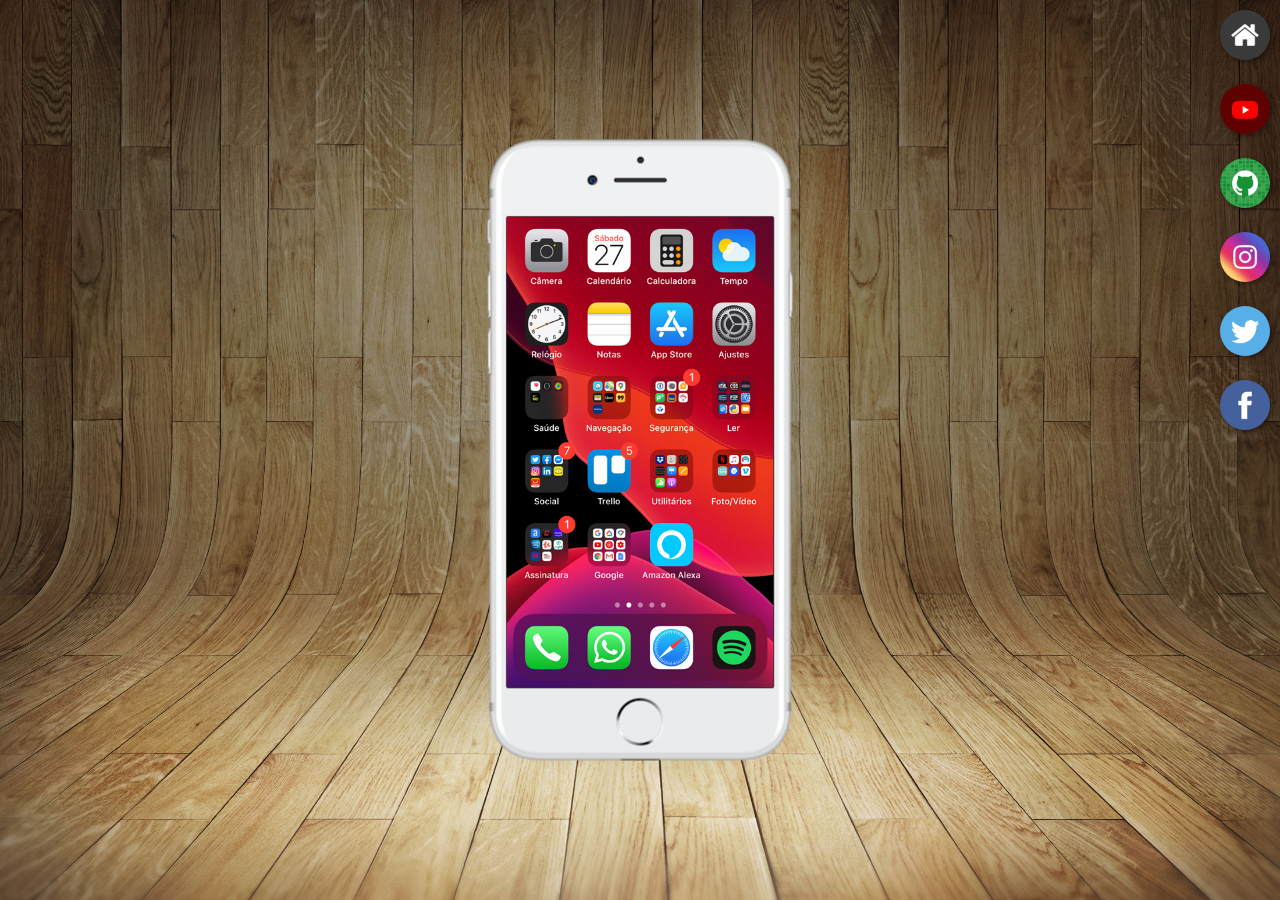
<file: index.html>
<!DOCTYPE html>
<html lang="pt-br">
<head>
    <meta charset="UTF-8">
    <meta name="viewport" content="width=device-width, initial-scale=1.0">
    <link rel="shortcut icon" href="favicon.ico" type="image/x-icon">
    <title>Projeto Redes Sociais</title>
    <link rel="stylesheet" href="estilos/style.css">
</head>
<body>
     <main>
        <section id="telefone">
            <iframe src="home.html" name="tela" id="tela" frameborder="0">  Seu navegador não é compativel com isso.</iframe>
        </section>
        <section id="redes">
            <a href="home.html" target="tela" > <img src="imagens/logo-home.jpg" alt="Home"> </a> <br>
            <a href="youtube.html" target="tela" > <img src="imagens/logo-youtube.jpg" alt="Youtube"> </a> <br>
            <a href="github.html" target="tela" > <img src="imagens/logo-github.jpg" alt="GitHub"> </a> <br>
            <a href="instagram.html" target="tela" > <img src="imagens/logo-instagram.jpg" alt="Instagram"> </a> <br>
            <a href="twitter.html" target="tela" > <img src="imagens/logo-twitter.jpg" alt="Twitter"> </a> <br>
            <a href="fecebook.html" target="tela" > <img src="imagens/logo-facebook.jpg" alt="Fecebook"> </a>
        </section>
     </main>
</body>
</html>
</file>
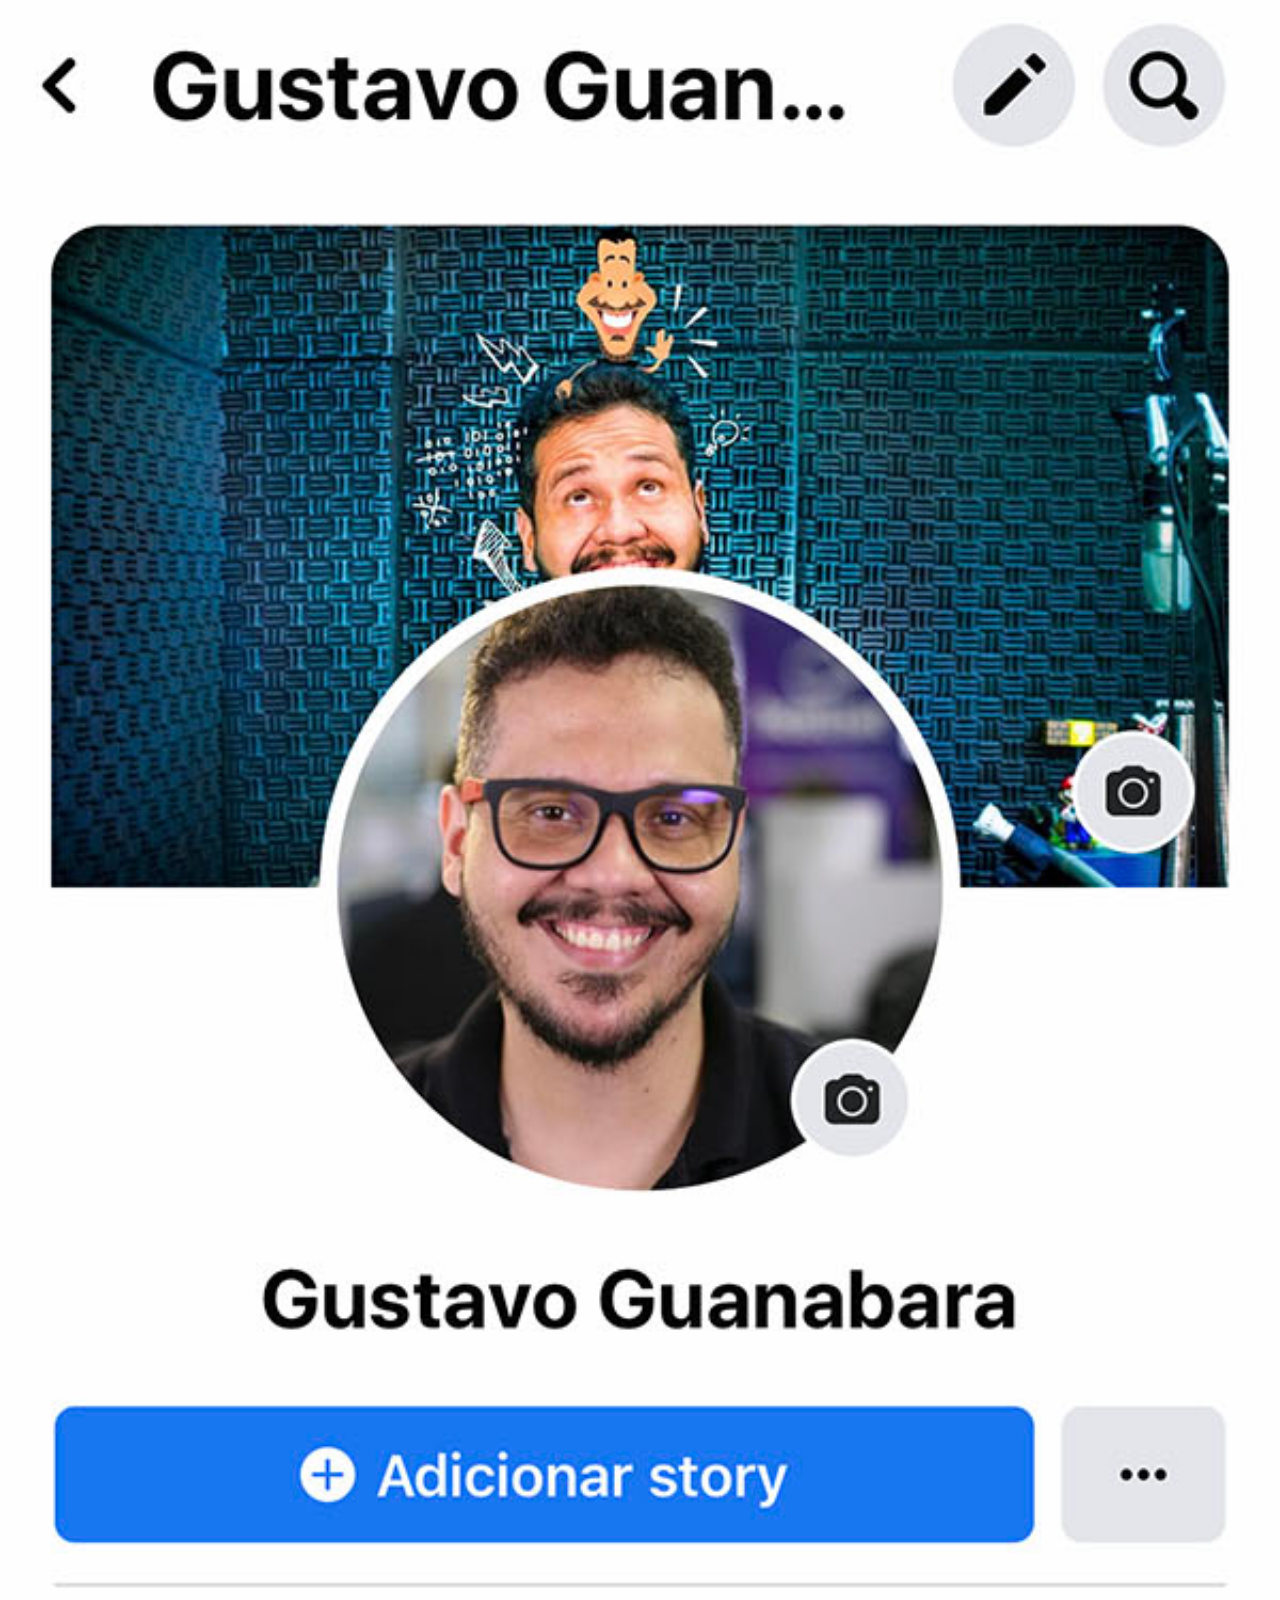
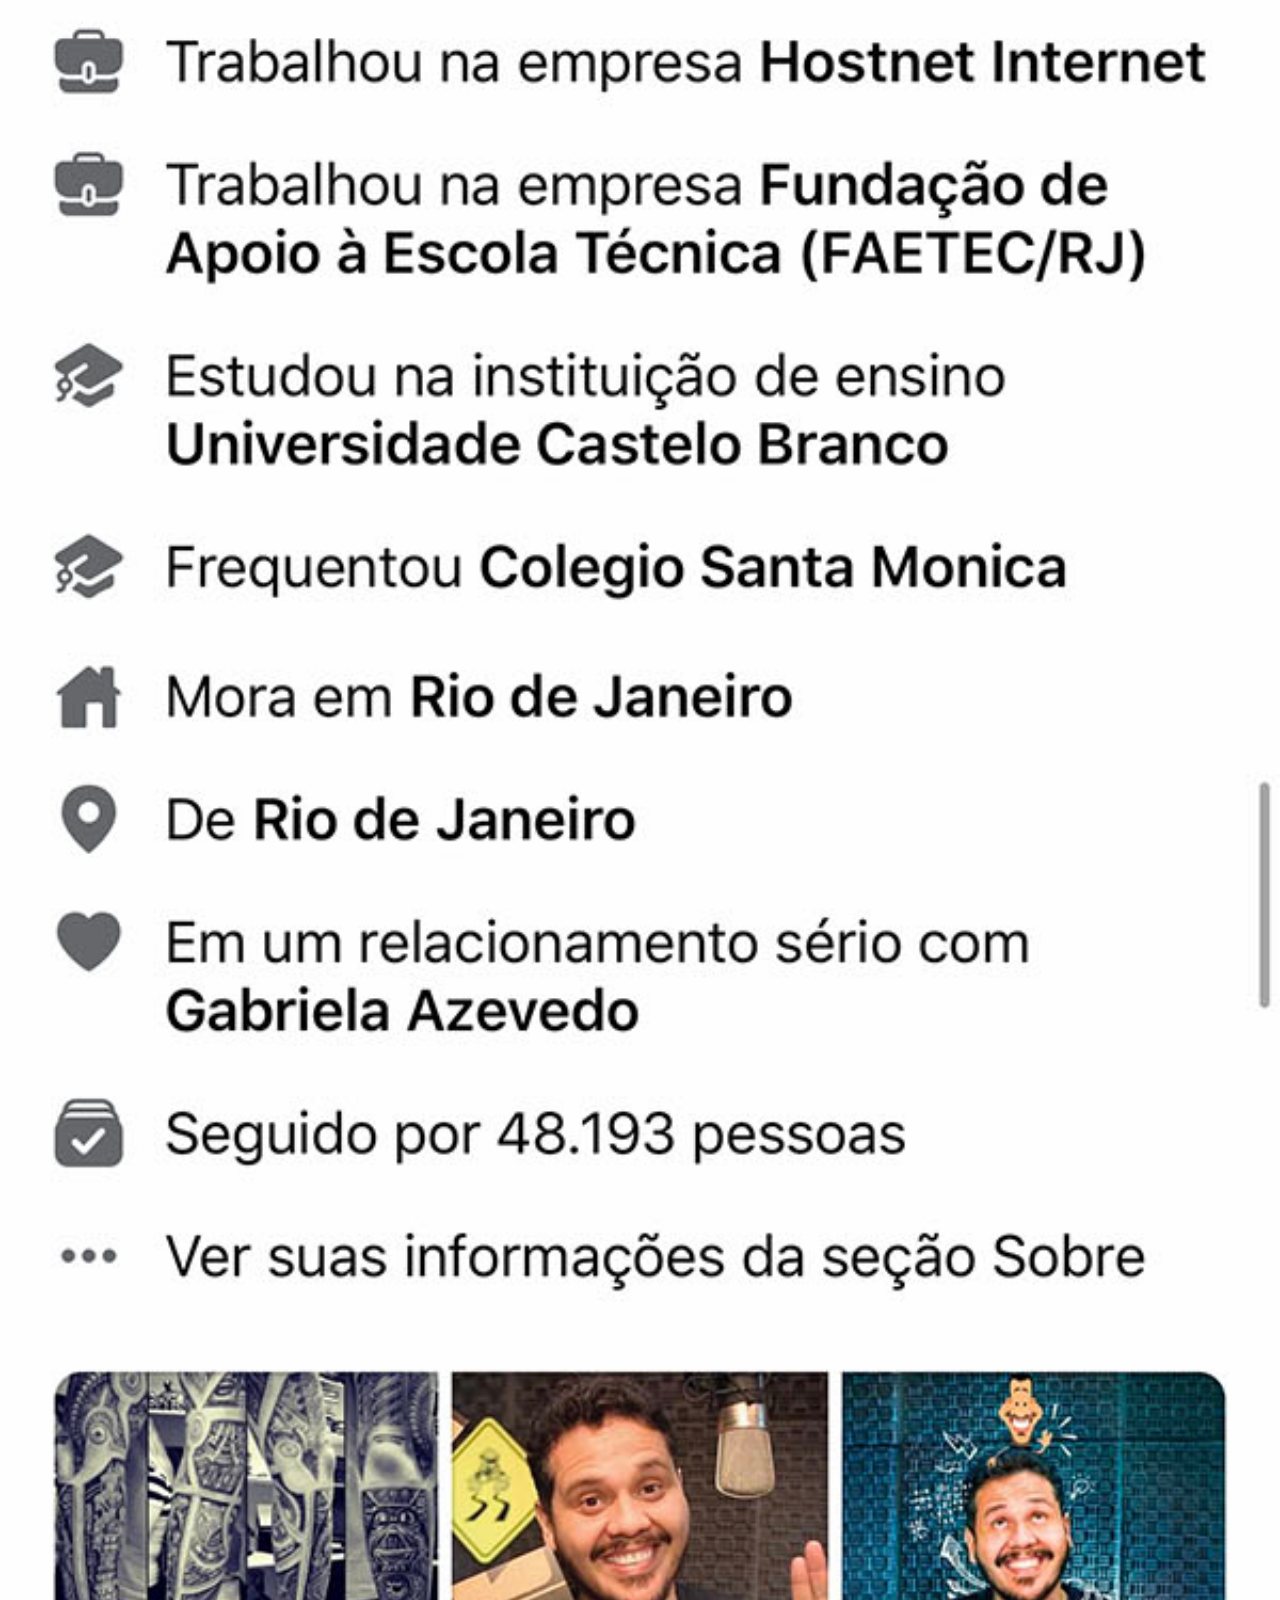
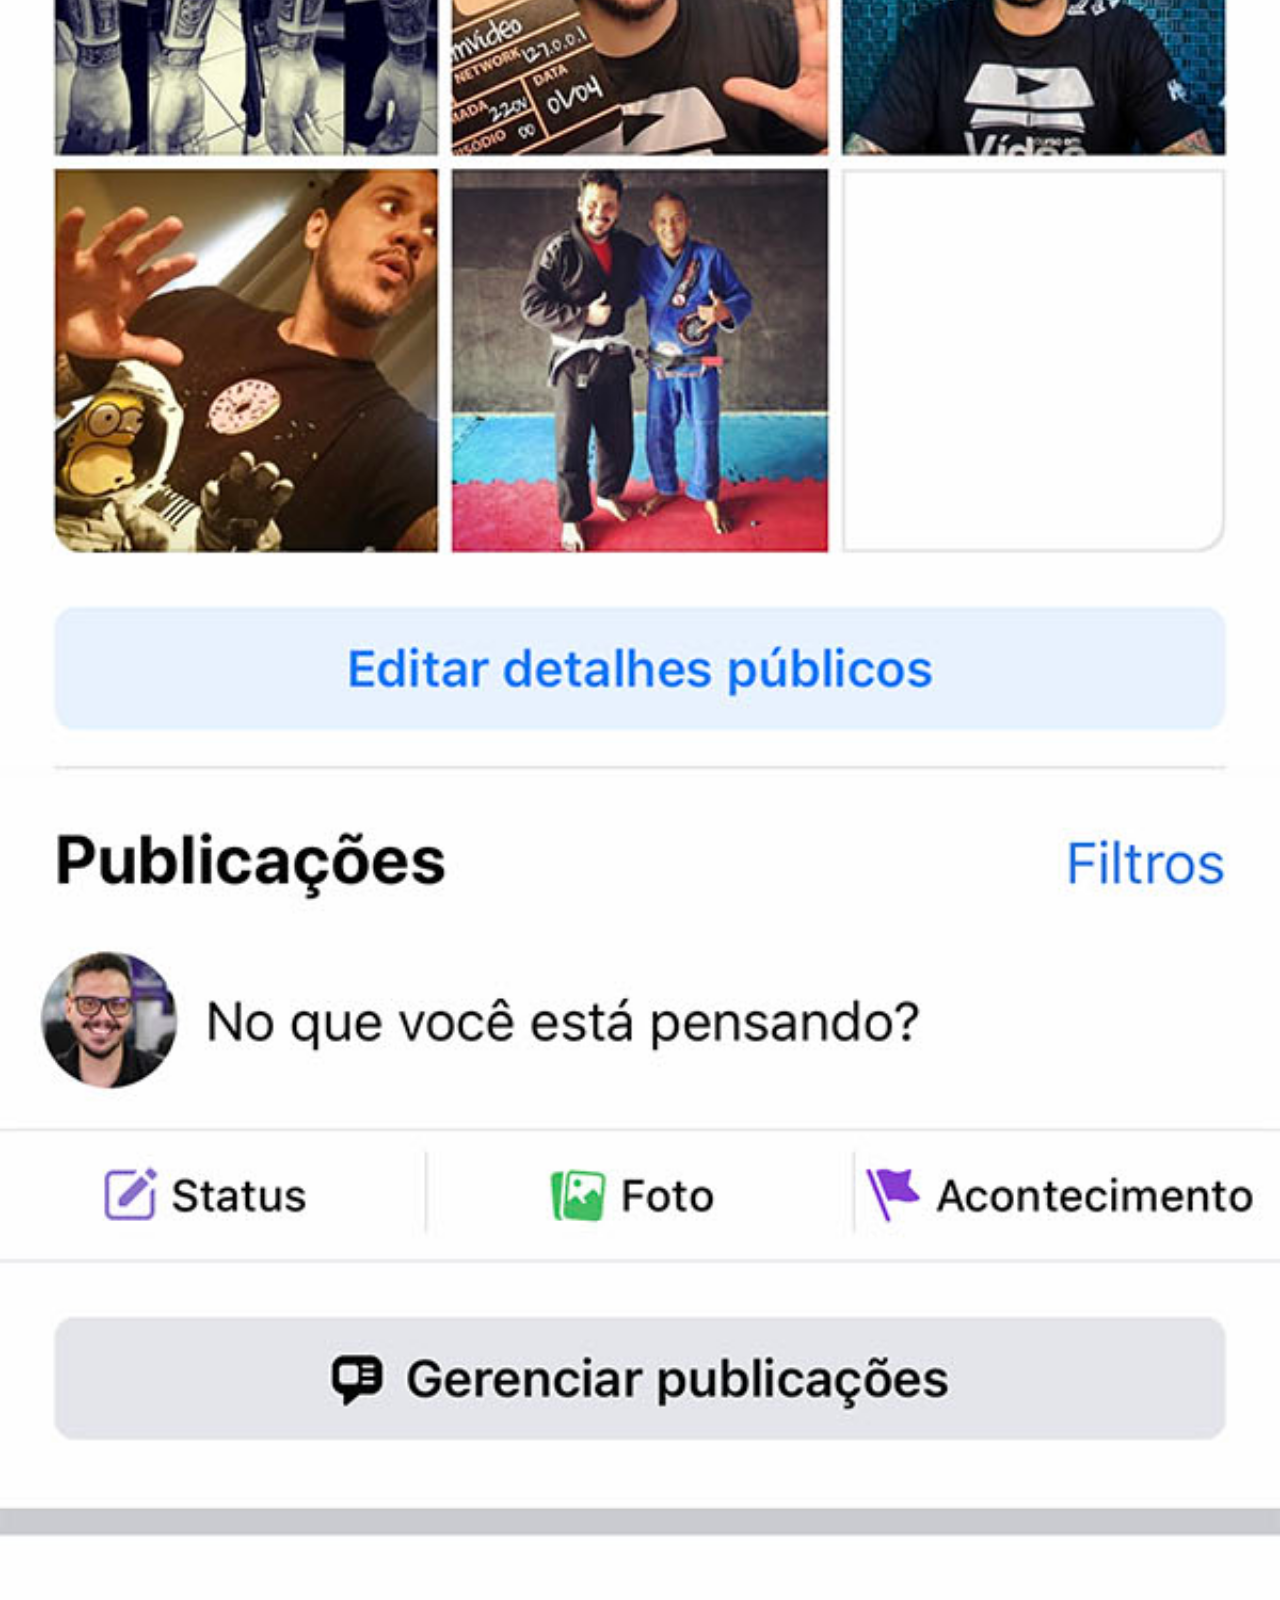
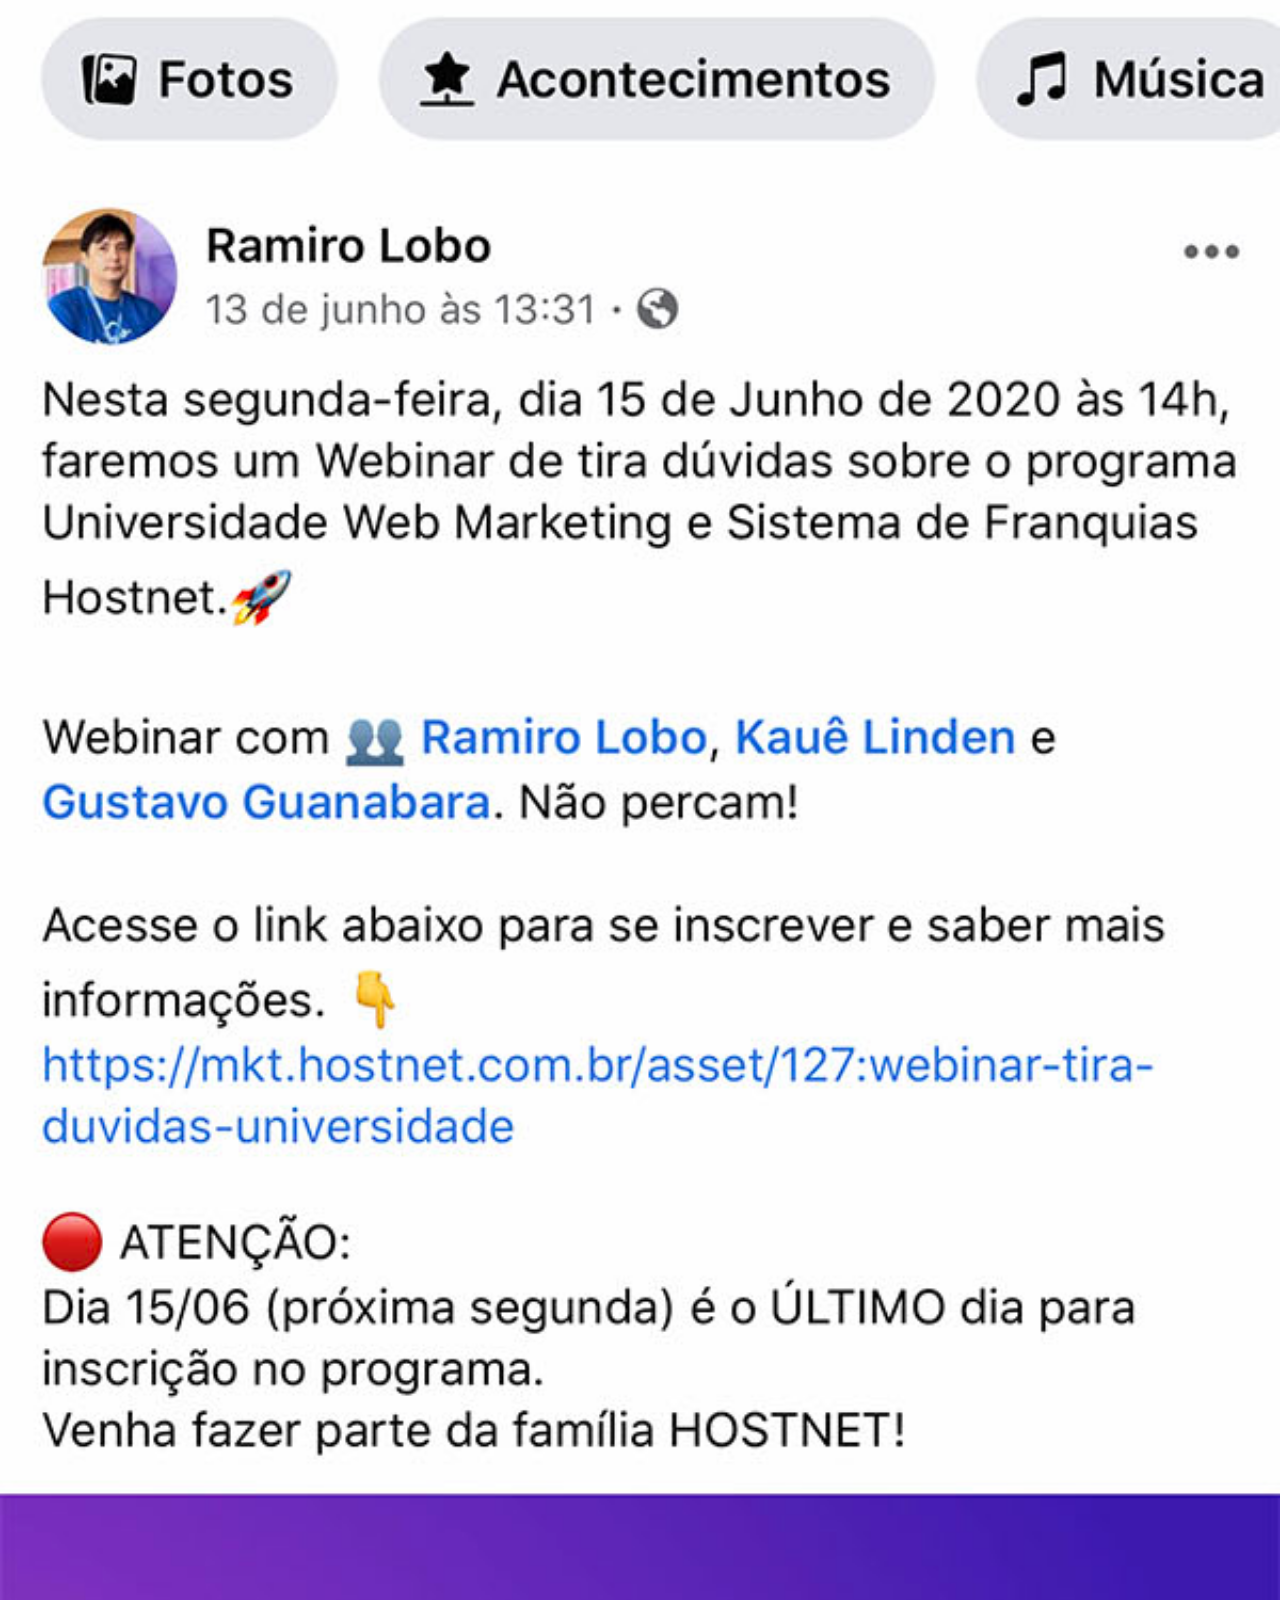
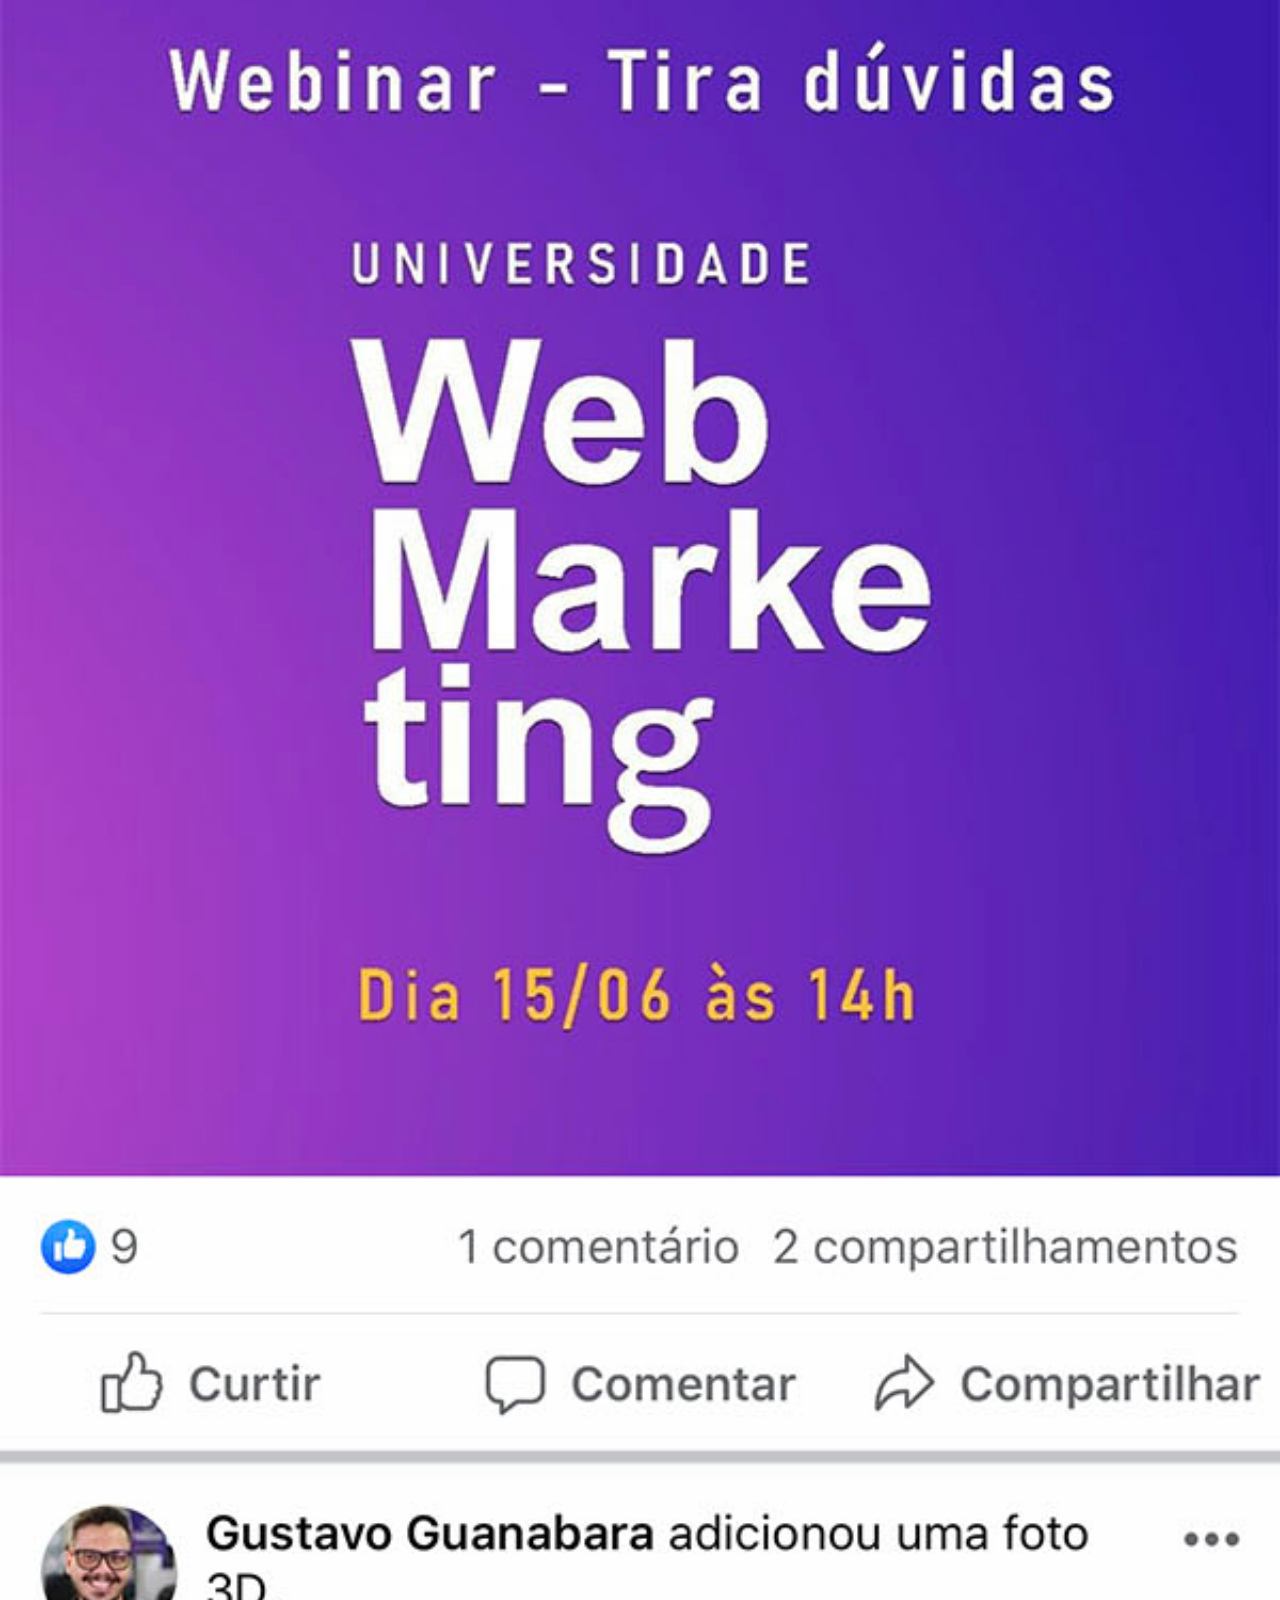
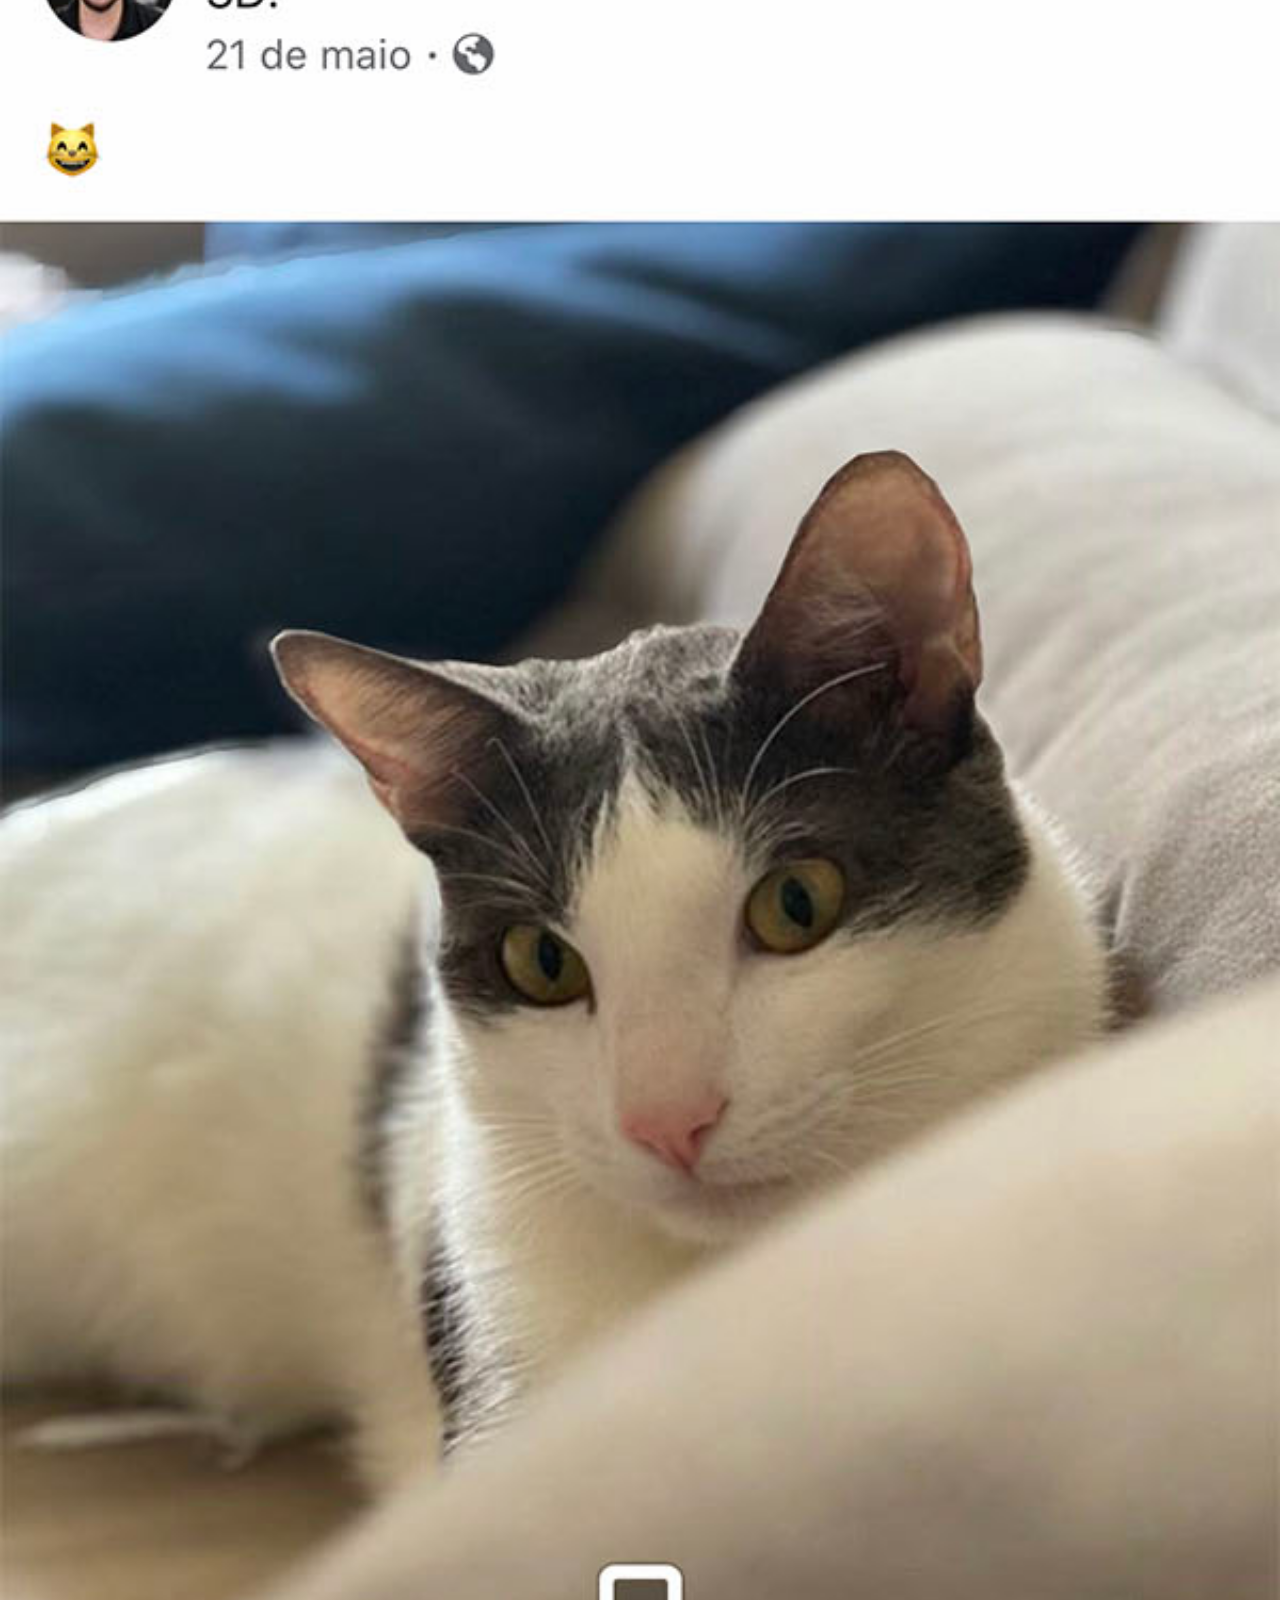
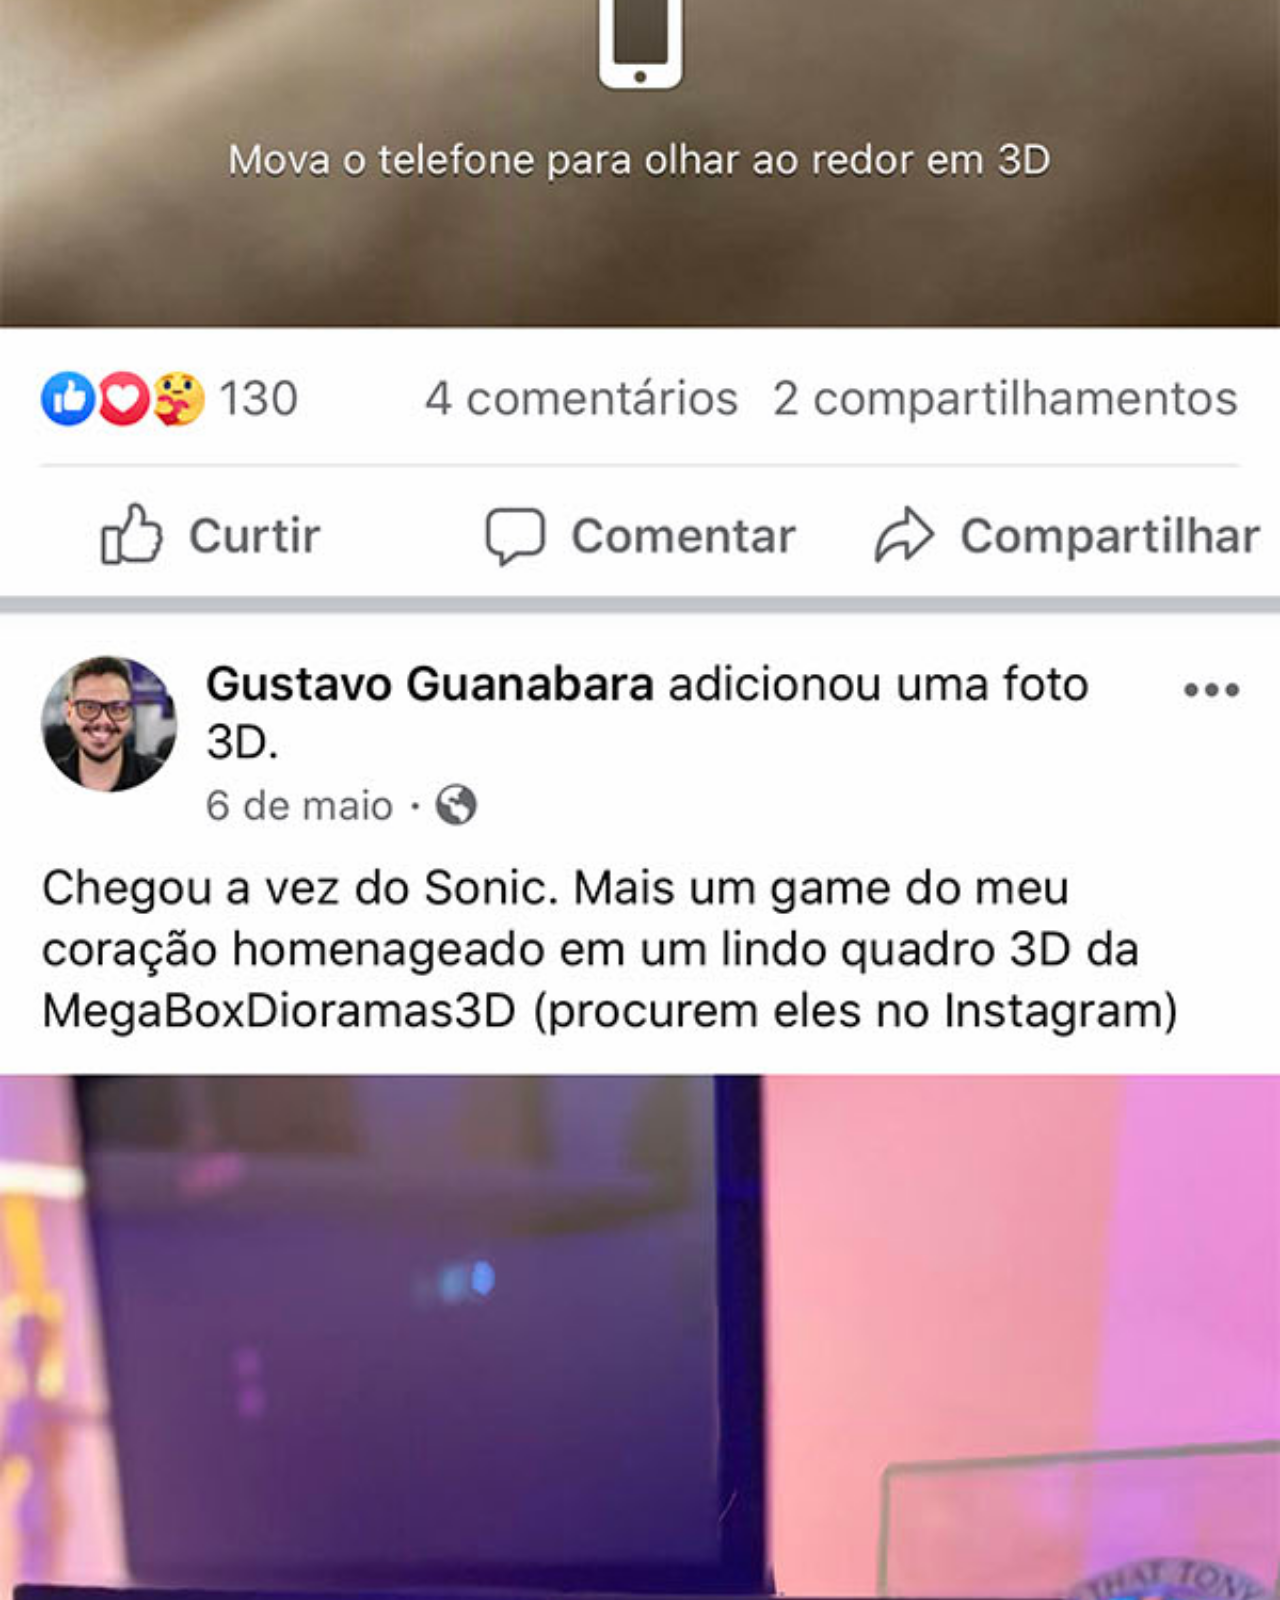
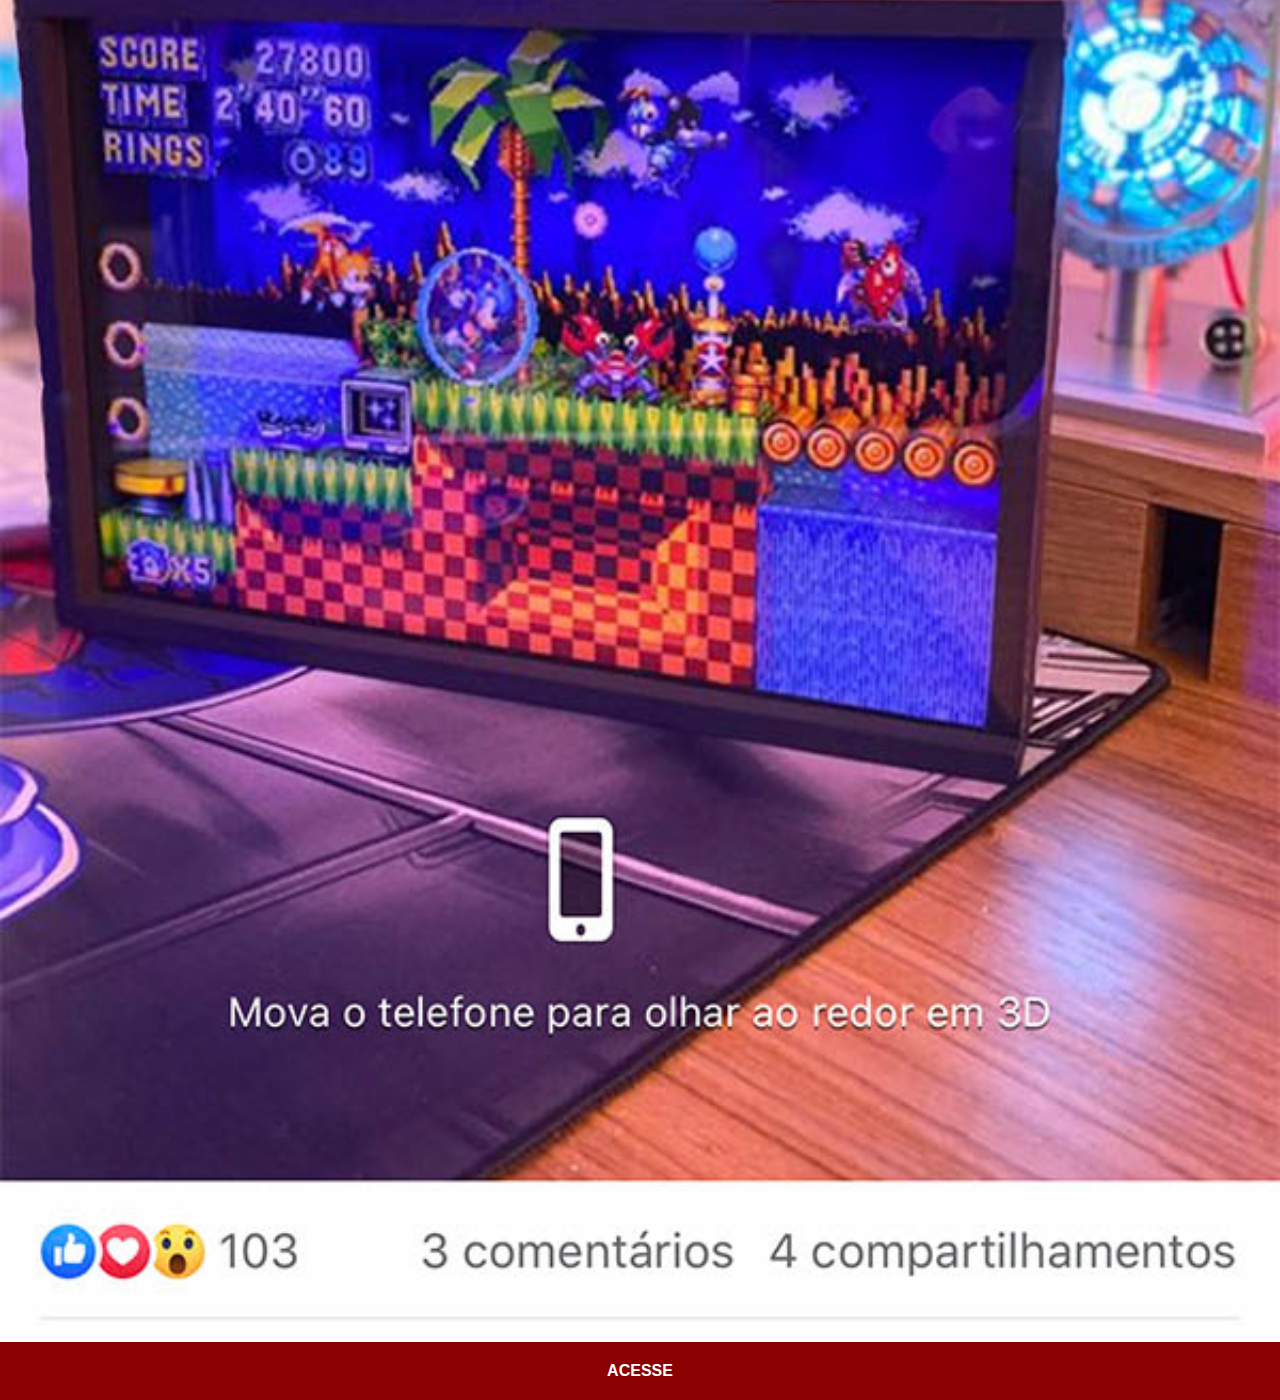
<file: fecebook.html>
<!DOCTYPE html>
<html lang="pt-br">
<head>
    <meta charset="UTF-8">
    <meta name="viewport" content="width=device-width, initial-scale=1.0">
    <title>Fecebook</title>
    <link rel="stylesheet" href="estilos/social.css">
</head>
<body>
    <img src="imagens/tela-facebook.jpg" alt="Fecebook">
    <a href="https://pt-br.facebook.com/login.php/" target="_blank" >ACESSE</a>
</body>
</html>
</file>
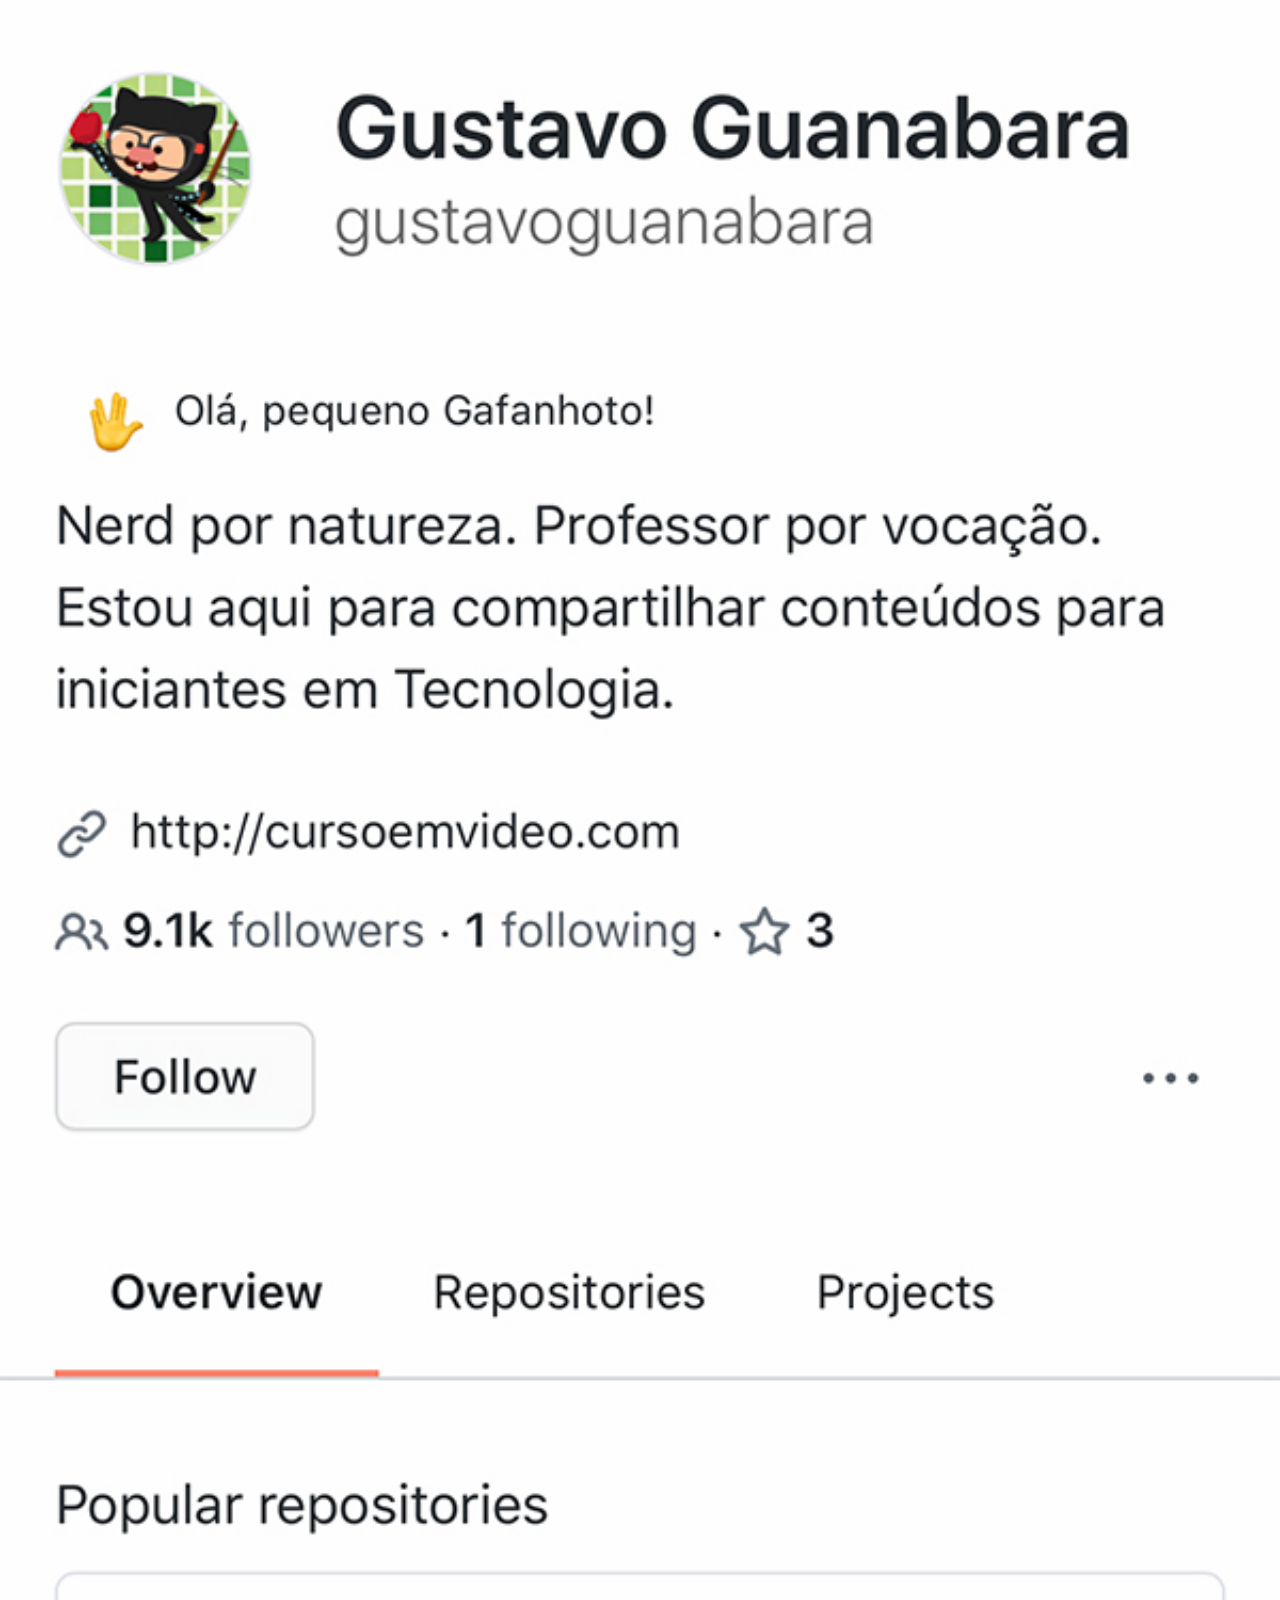
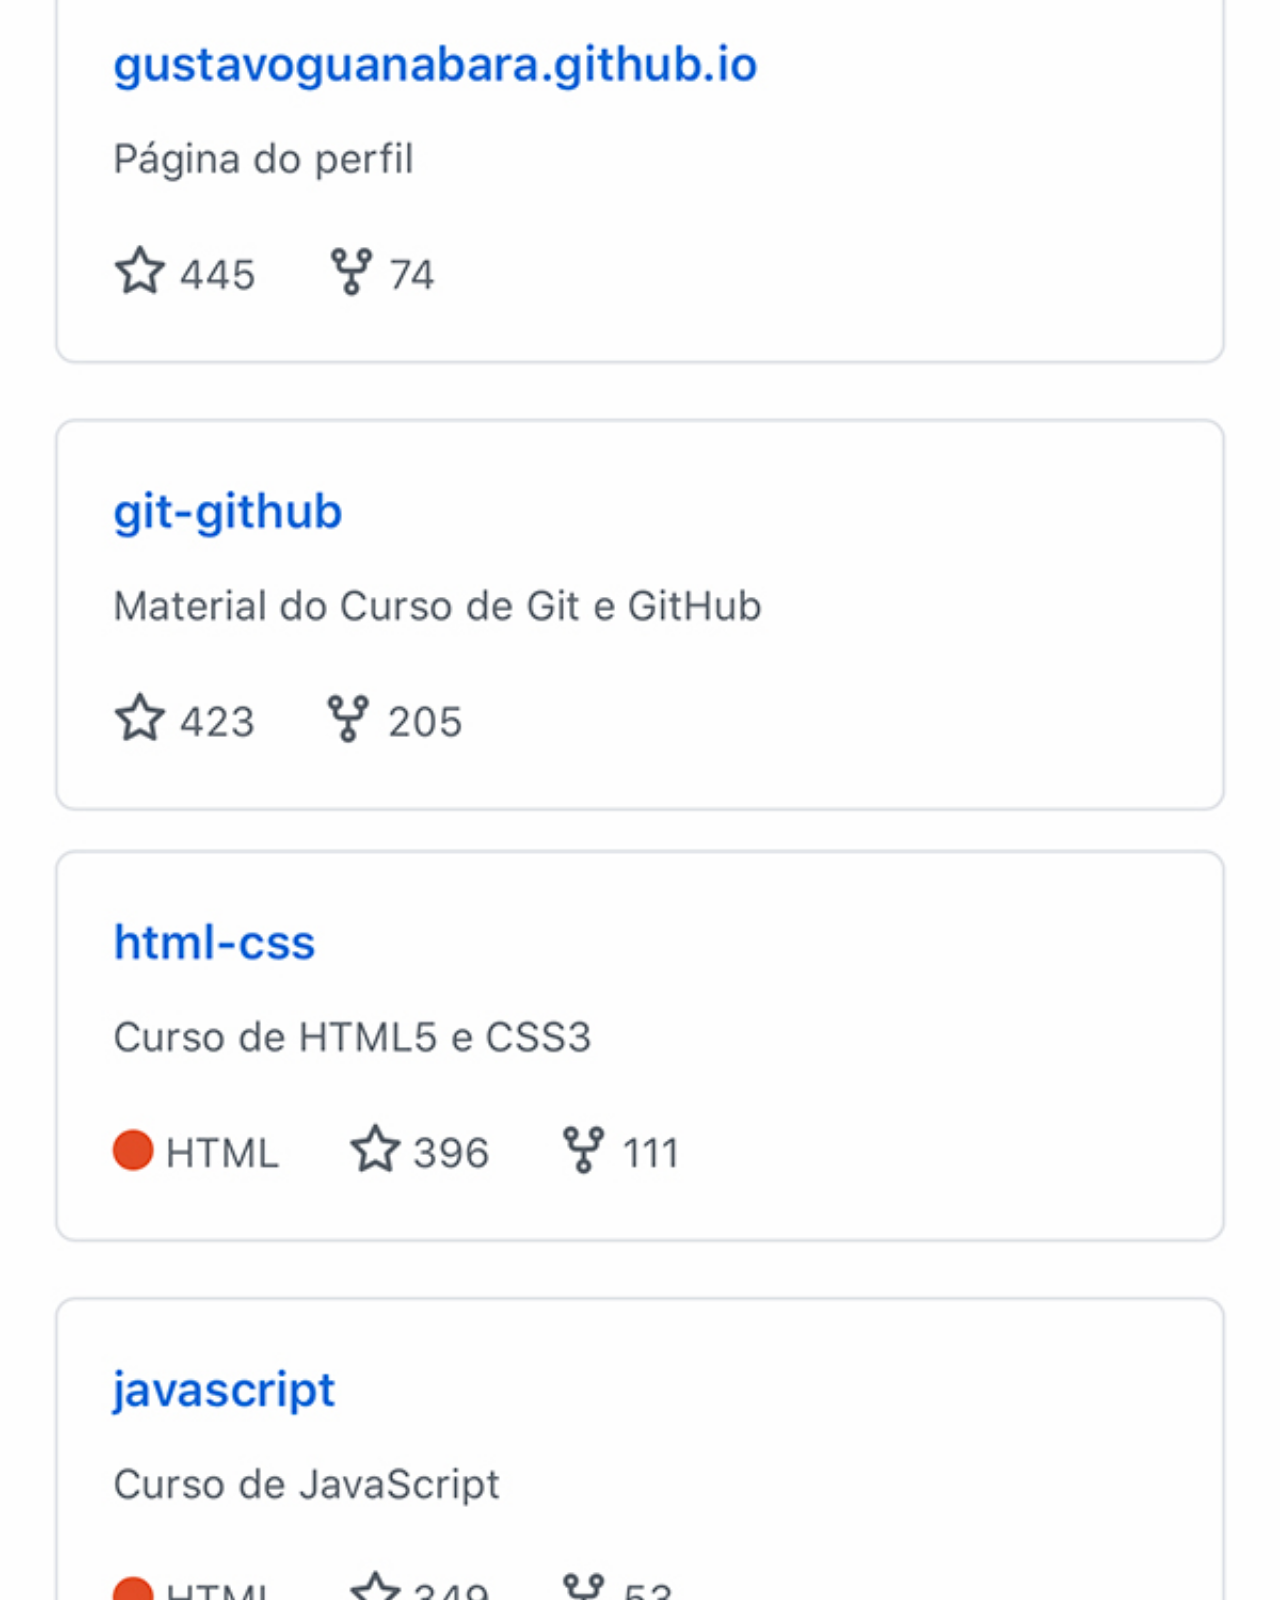
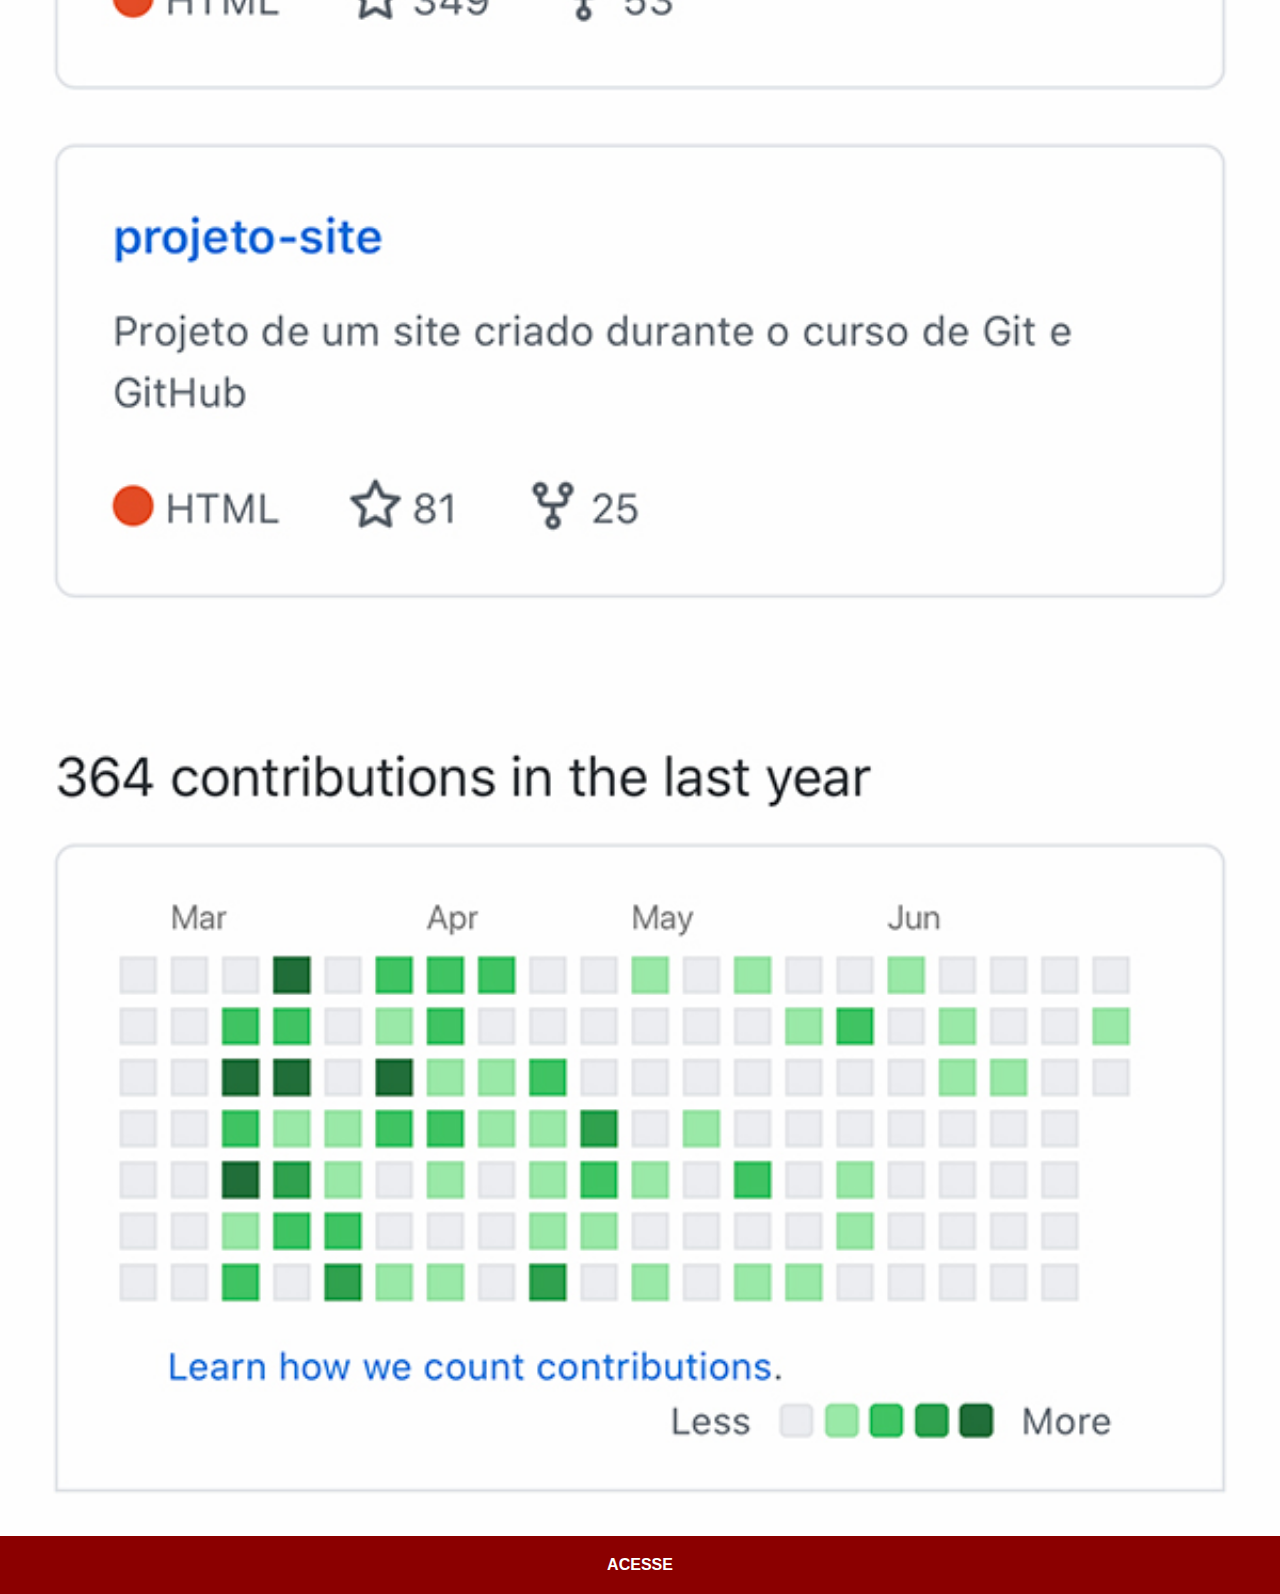
<file: github.html>
<!DOCTYPE html>
<html lang="pt-br">
<head>
    <meta charset="UTF-8">
    <meta name="viewport" content="width=device-width, initial-scale=1.0">
    <title>GitHub</title>
    <link rel="stylesheet" href="estilos/social.css">
</head>
<body>
    <img src="imagens/tela-github.jpg" alt="GitHub">
    <a href="https://github.com/" target="_blank" >ACESSE</a>
</body>
</html>
</file>
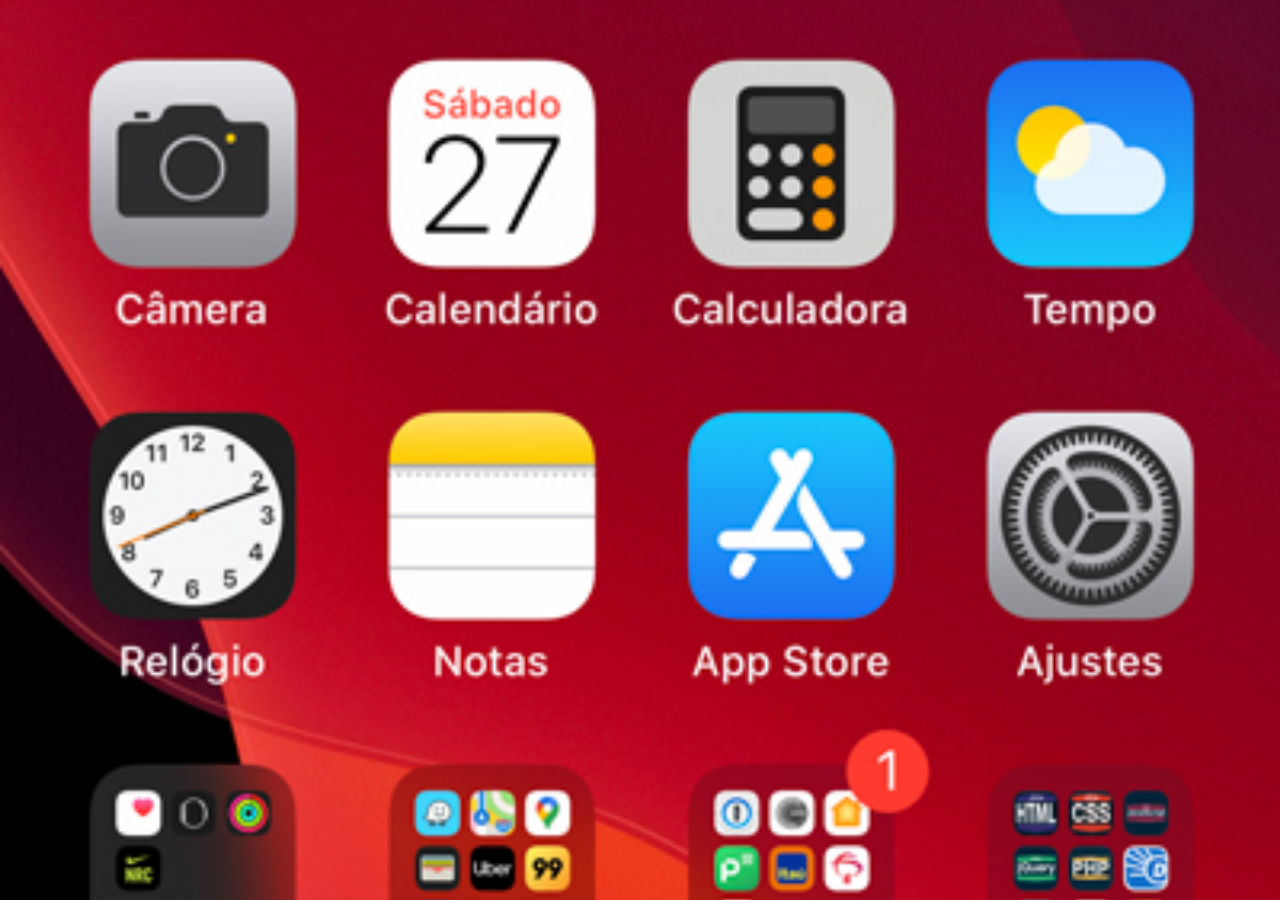
<file: home.html>
<!DOCTYPE html>
<html lang="pt-br">
<head>
    <meta charset="UTF-8">
    <meta name="viewport" content="width=device-width, initial-scale=1.0">
    <title>Home</title>
<style>
    * {
        margin: 0px;
        padding: 0px;
    }

    body {
        width: 100vw;
        height: 100vh;
        background: black url(imagens/tela-home.jpg) no-repeat top center;
        background-size: cover;
    }
</style>
</head>
<body>
    
</body>
</html>
</file>
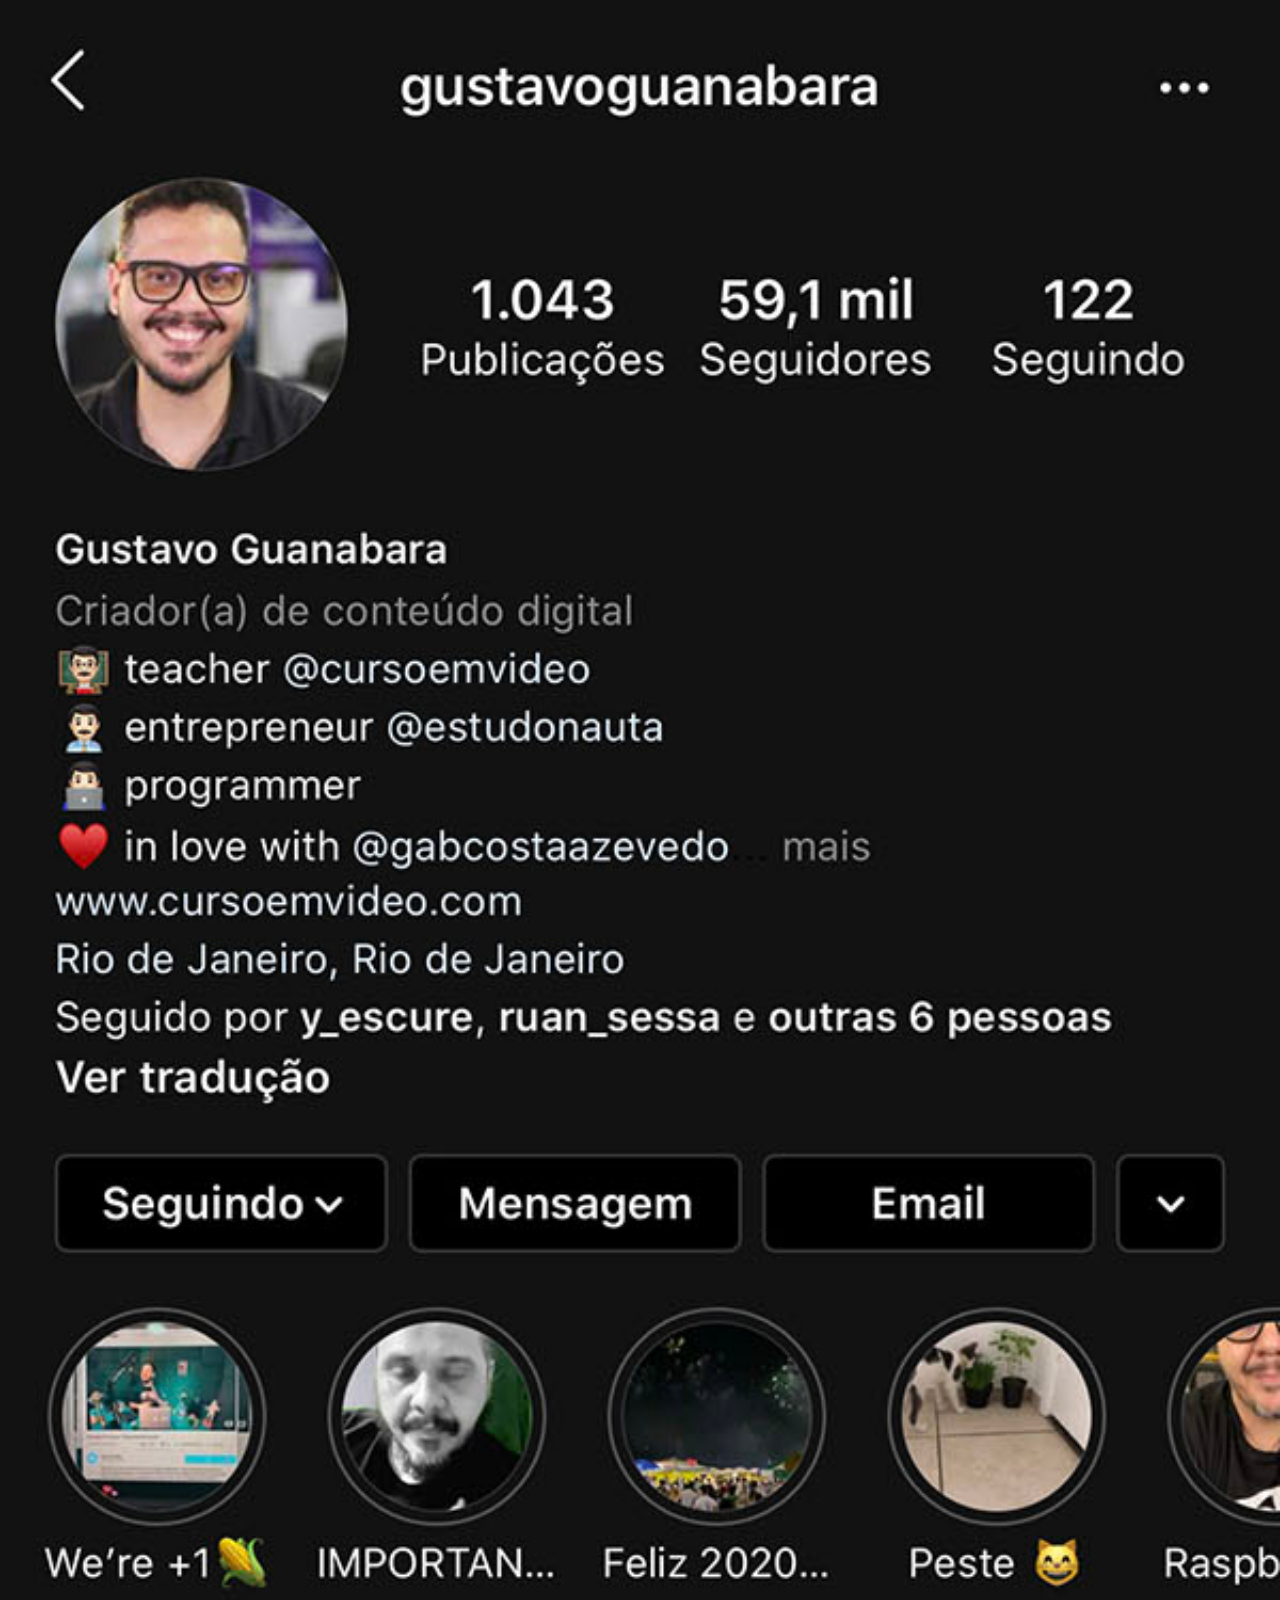
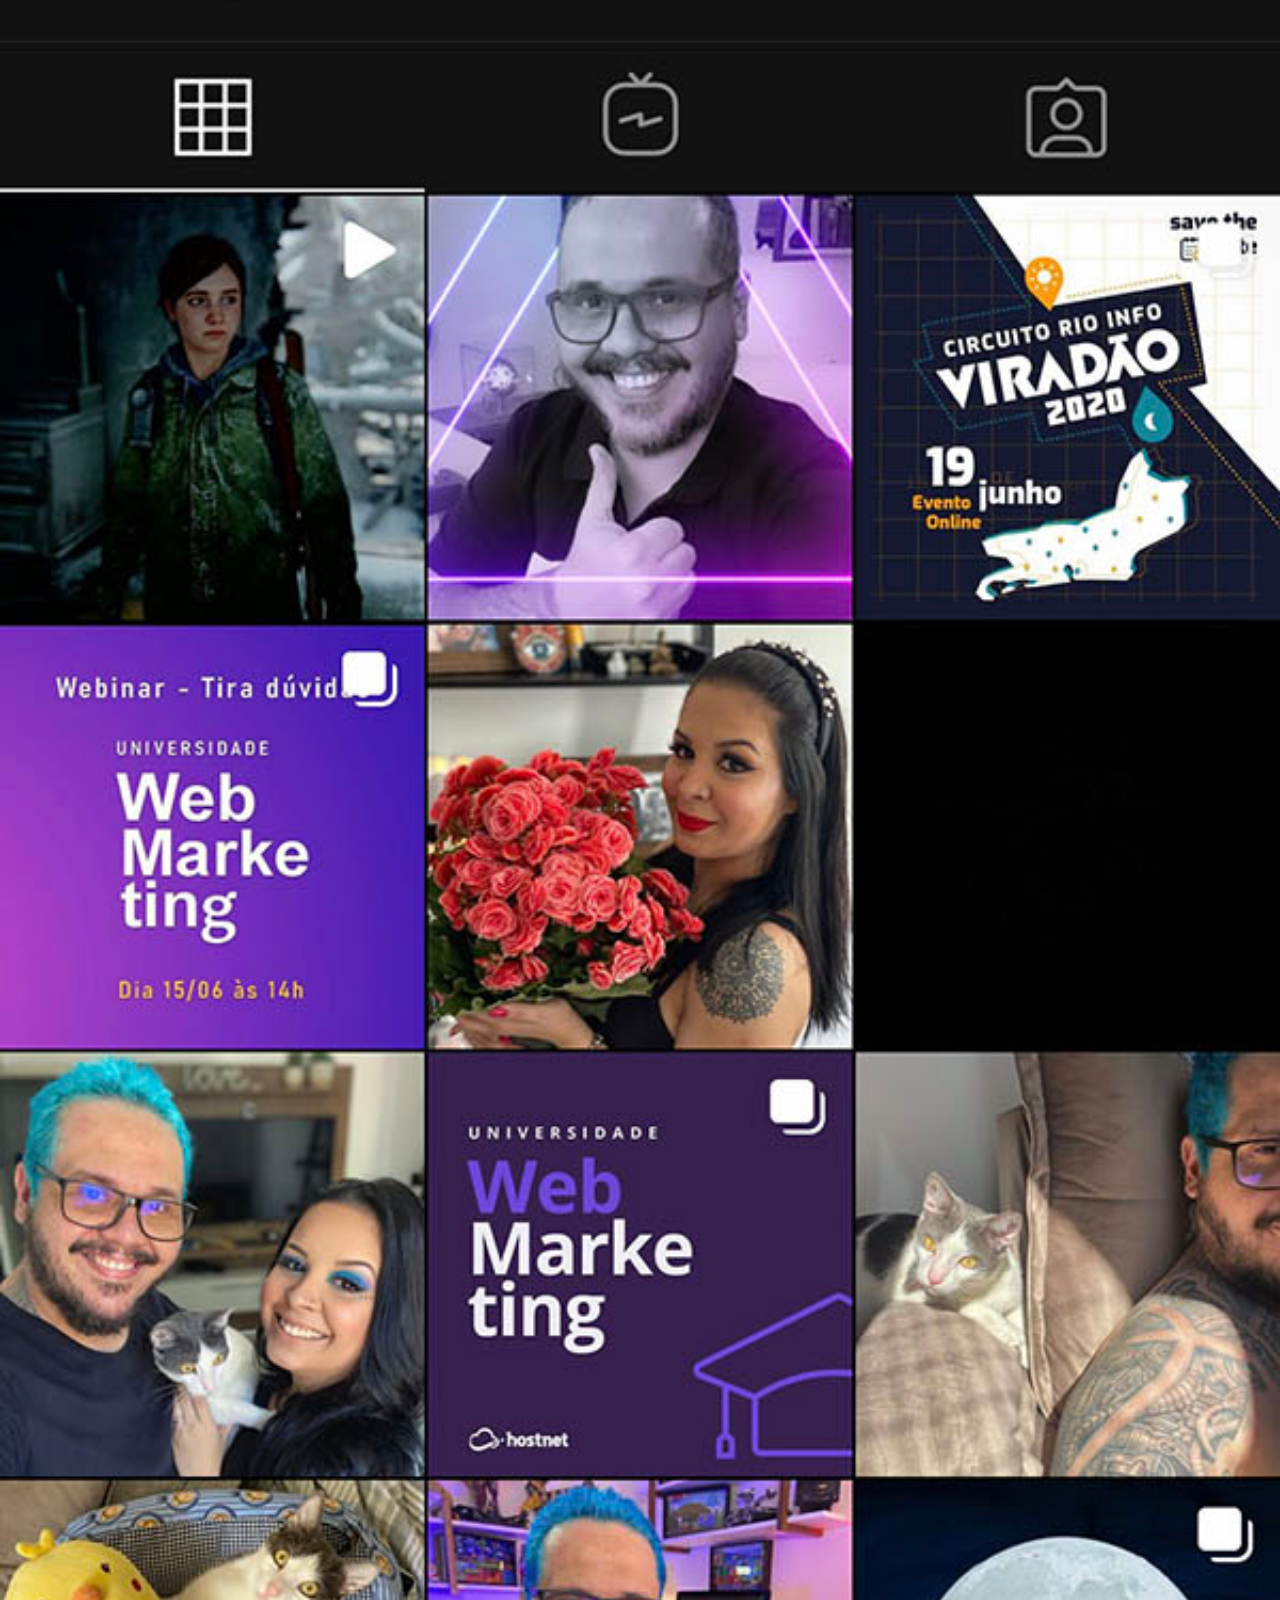
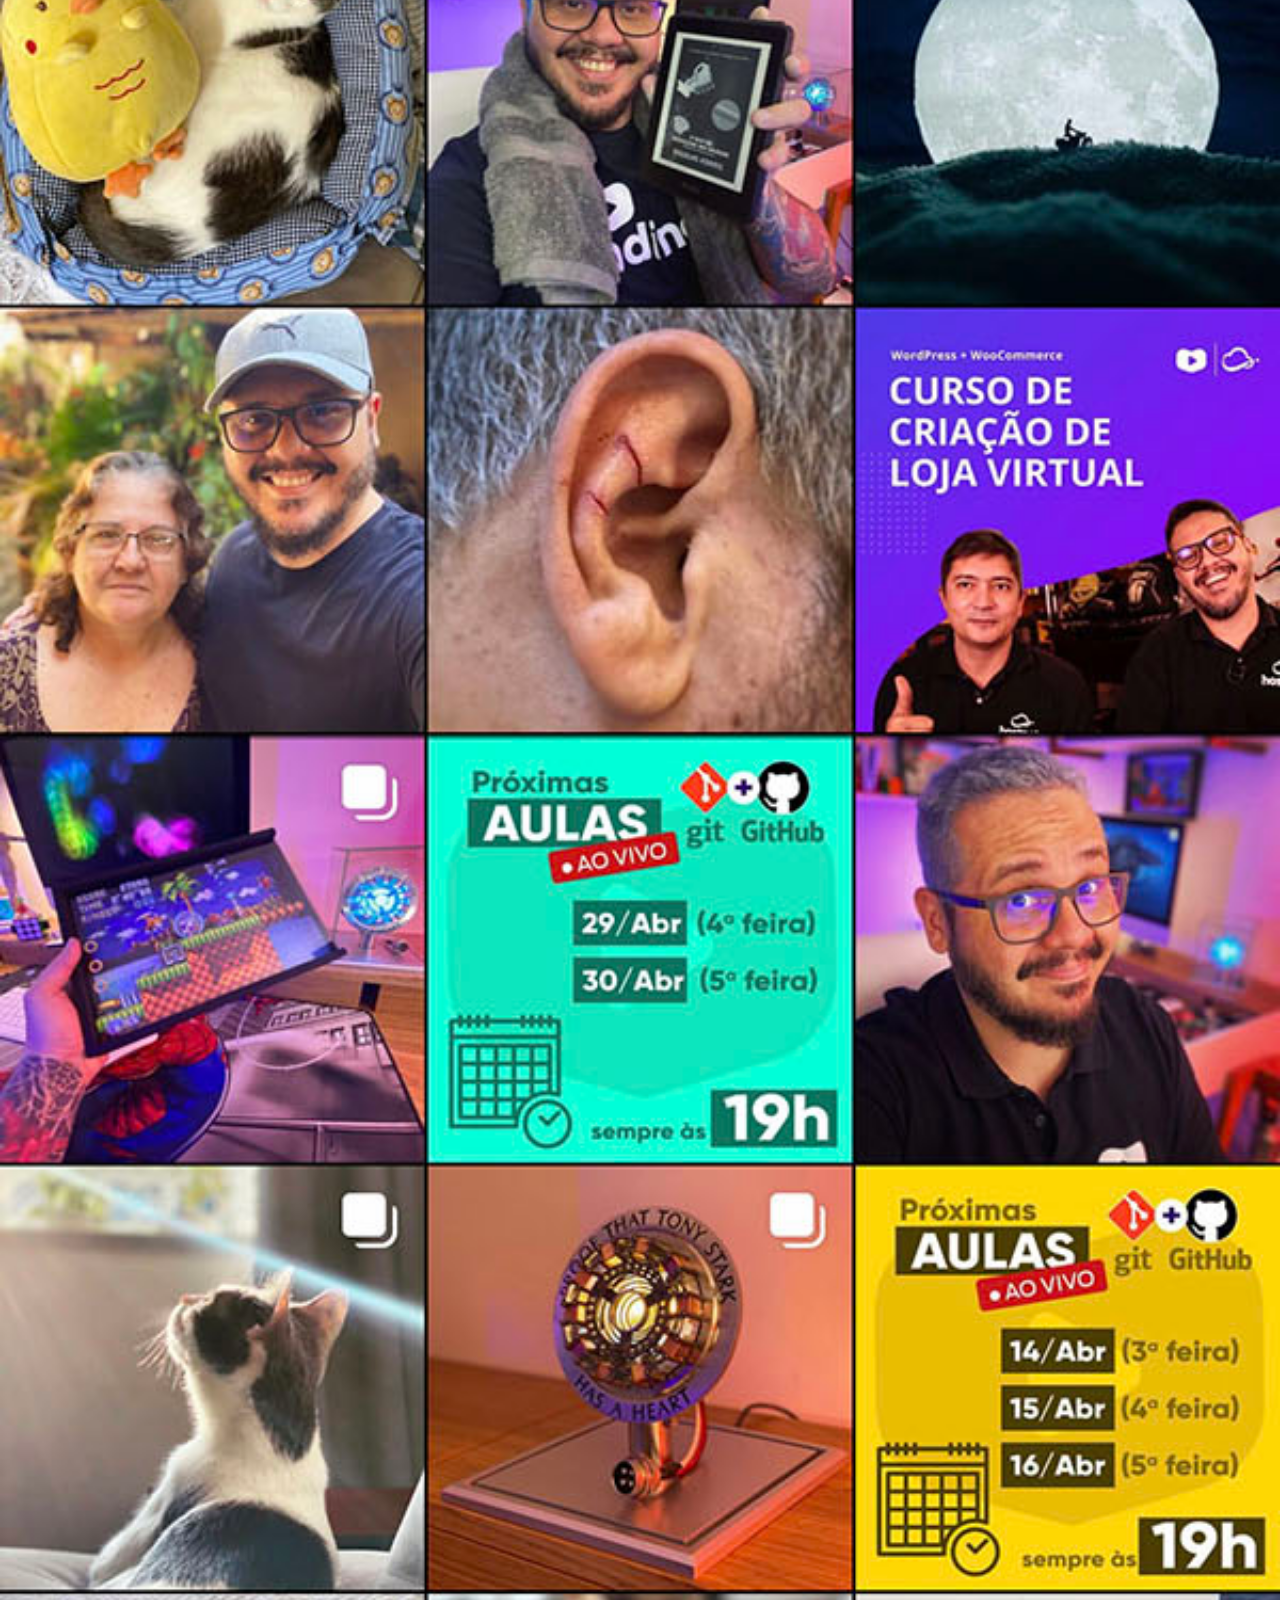
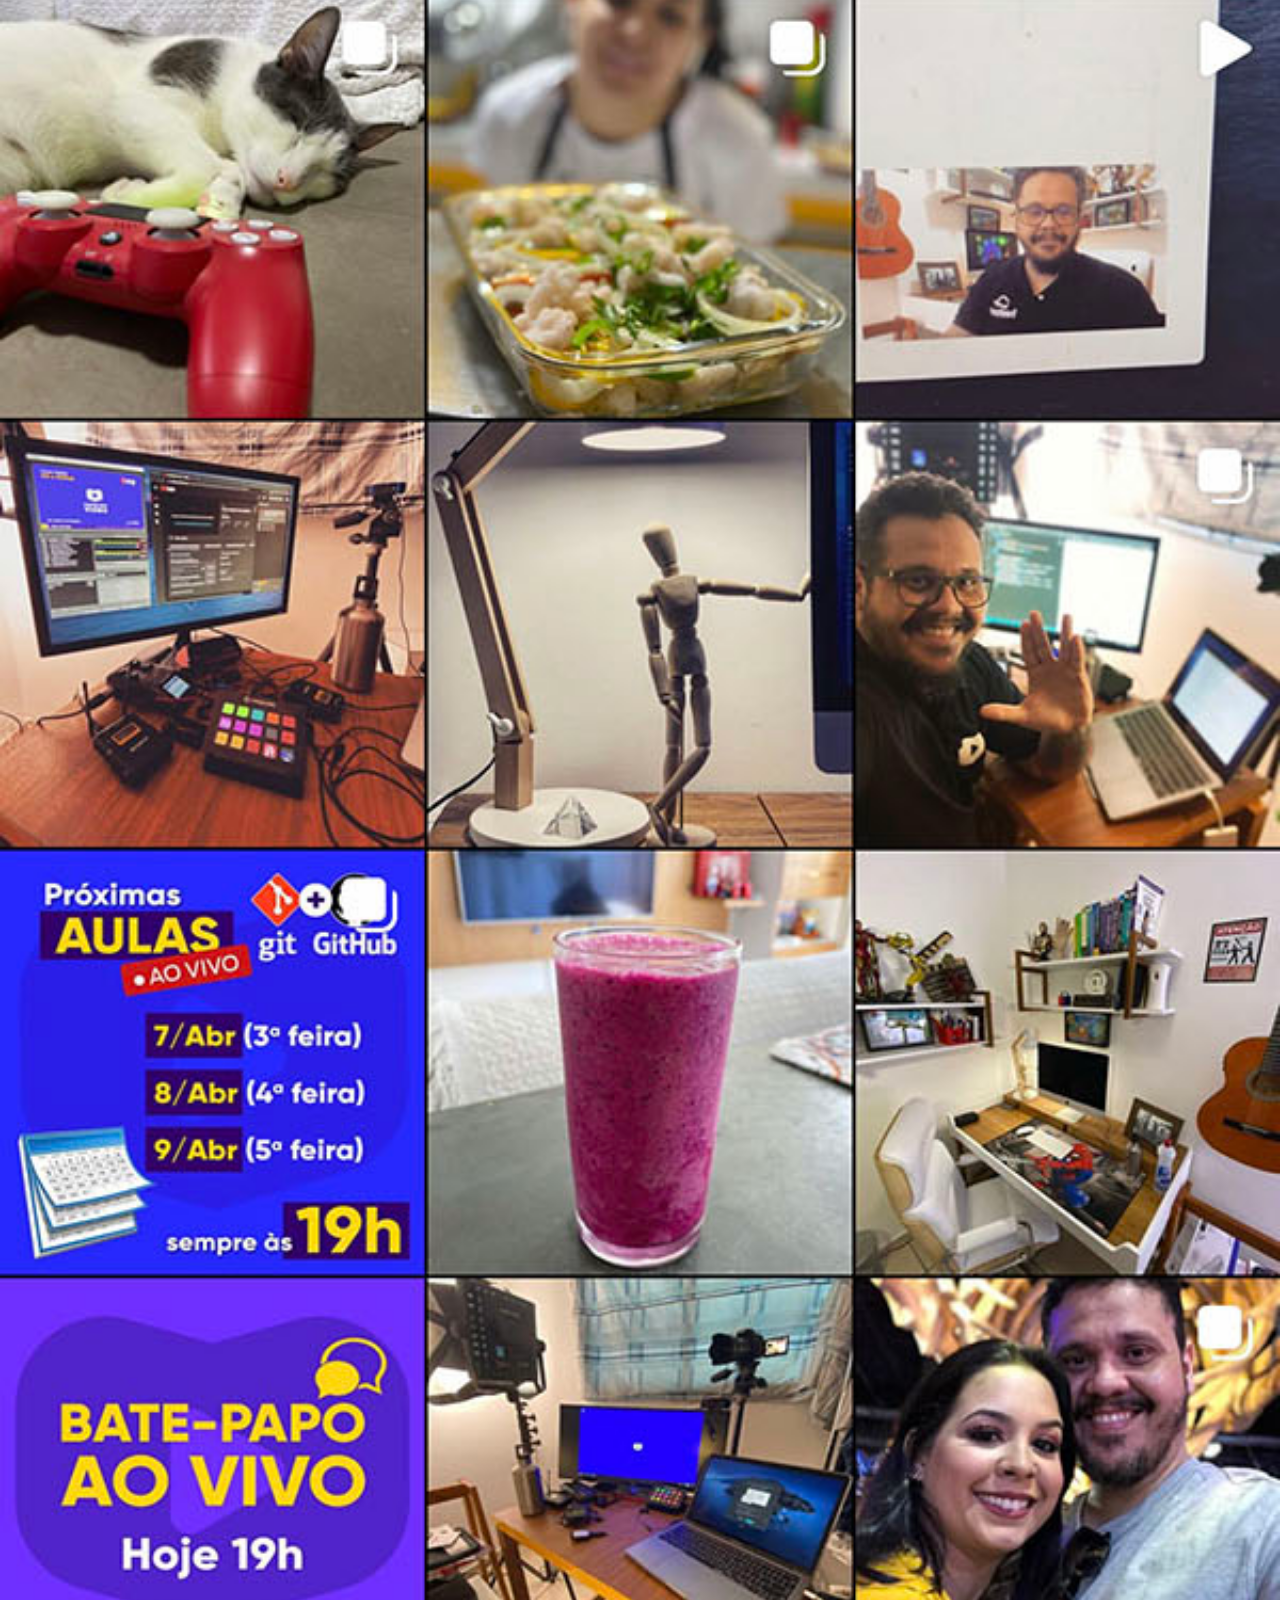
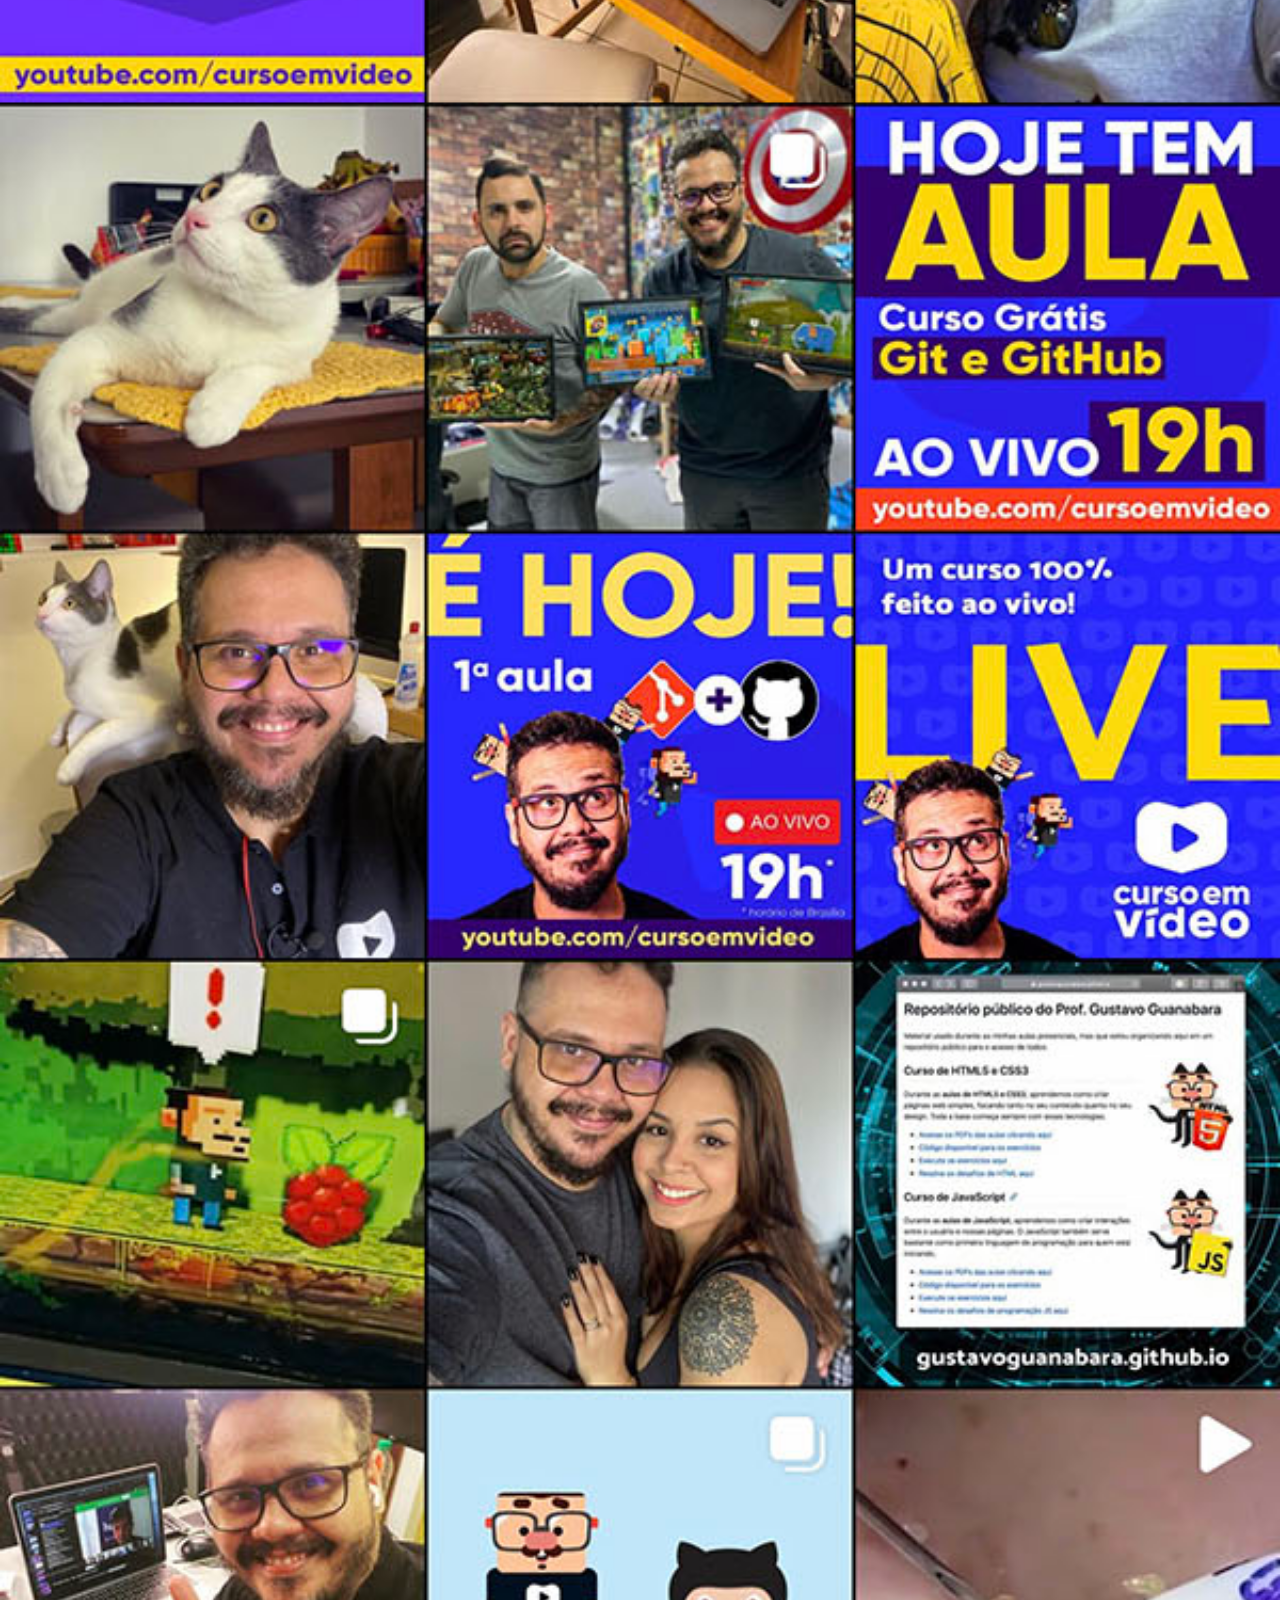
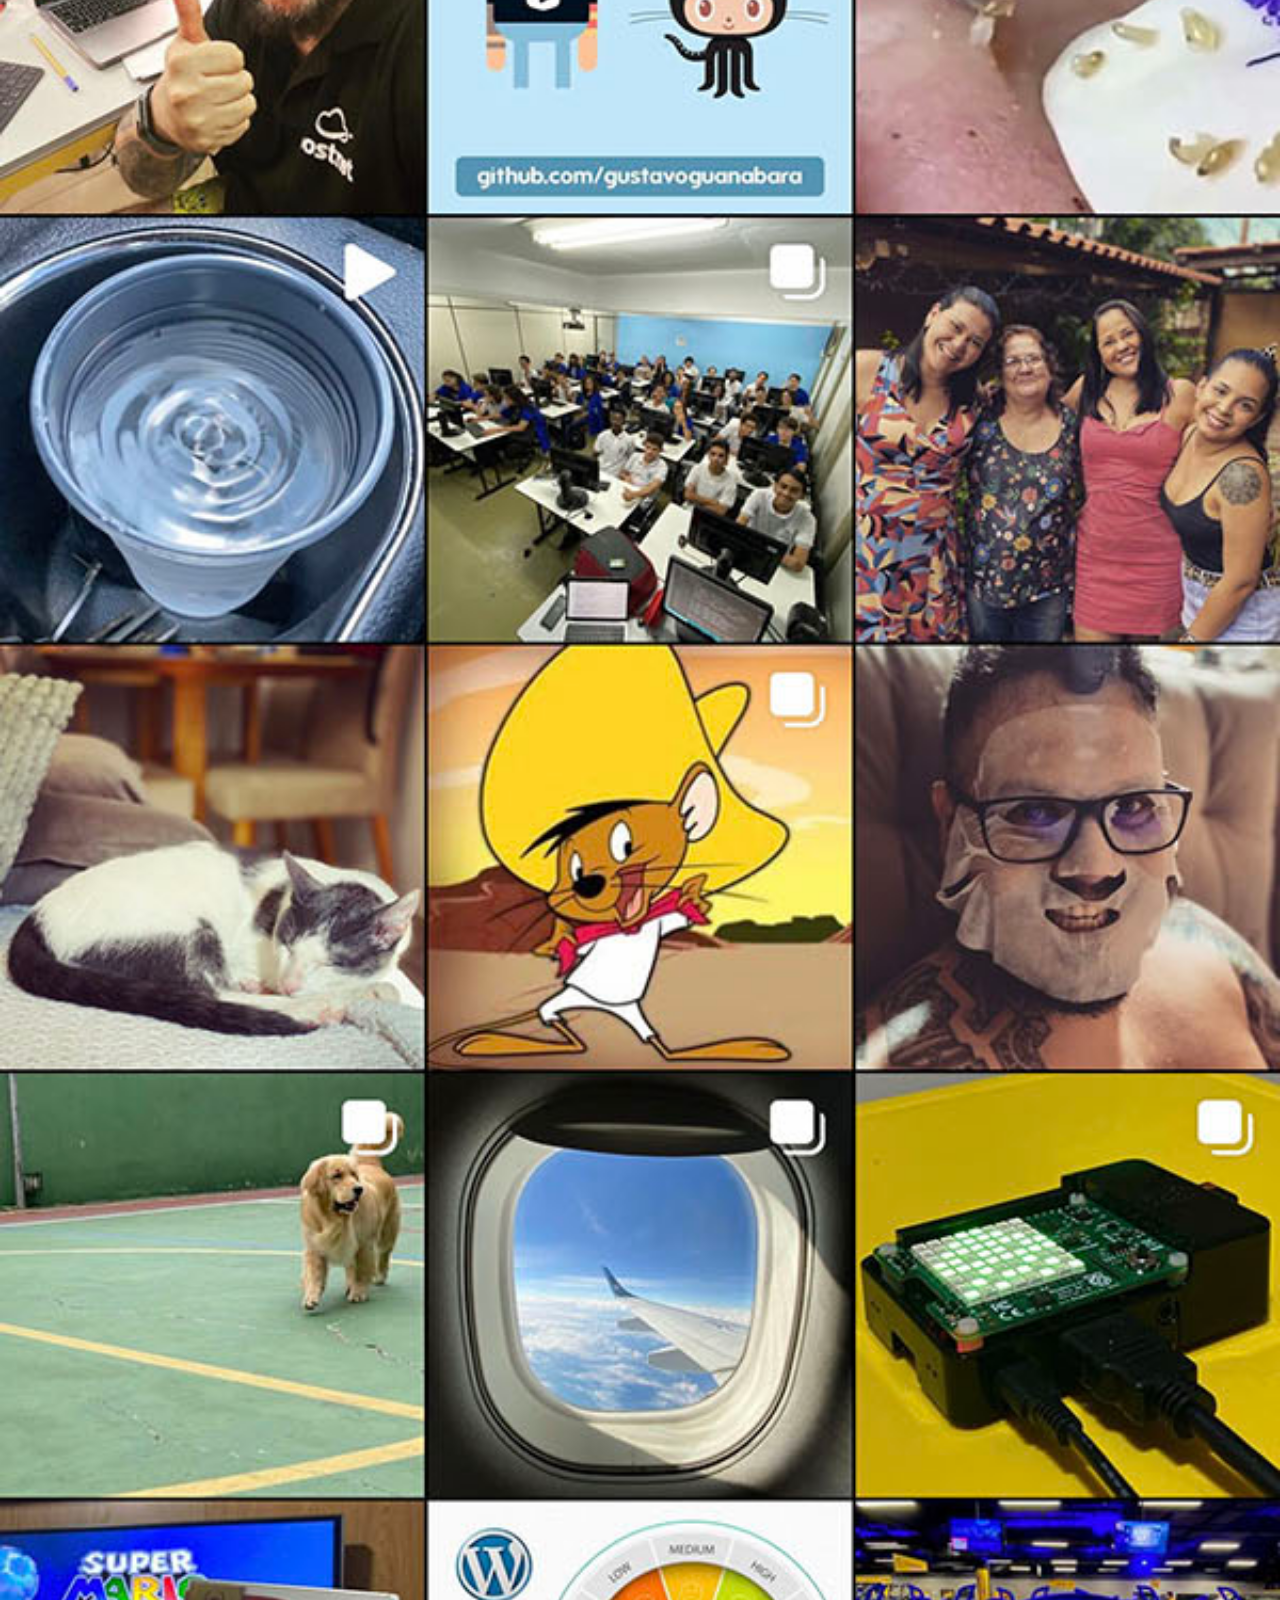
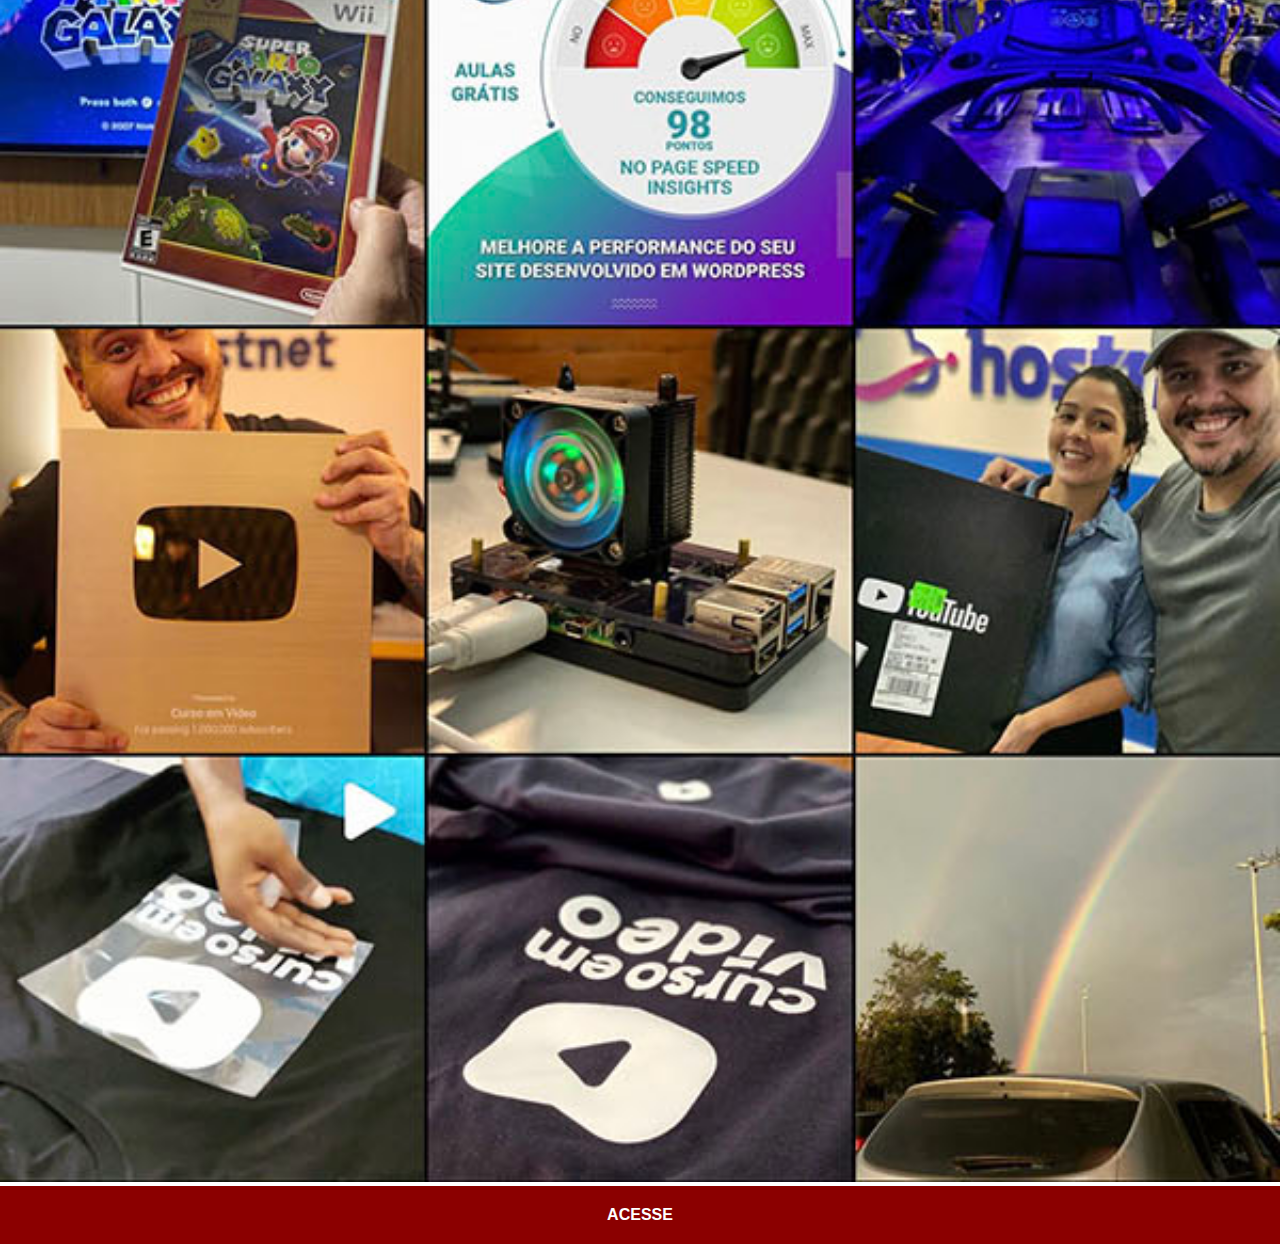
<file: instagram.html>
<!DOCTYPE html>
<html lang="pt-br">
<head>
    <meta charset="UTF-8">
    <meta name="viewport" content="width=device-width, initial-scale=1.0">
    <title>Instagram</title>
    <link rel="stylesheet" href="estilos/social.css">
</head>
<body>
    <img src="imagens/tela-instagram.jpg" alt="Instagram">
    <a href="https://www.instagram.com/" target="_blank" >ACESSE</a>
</body>
</html>
</file>
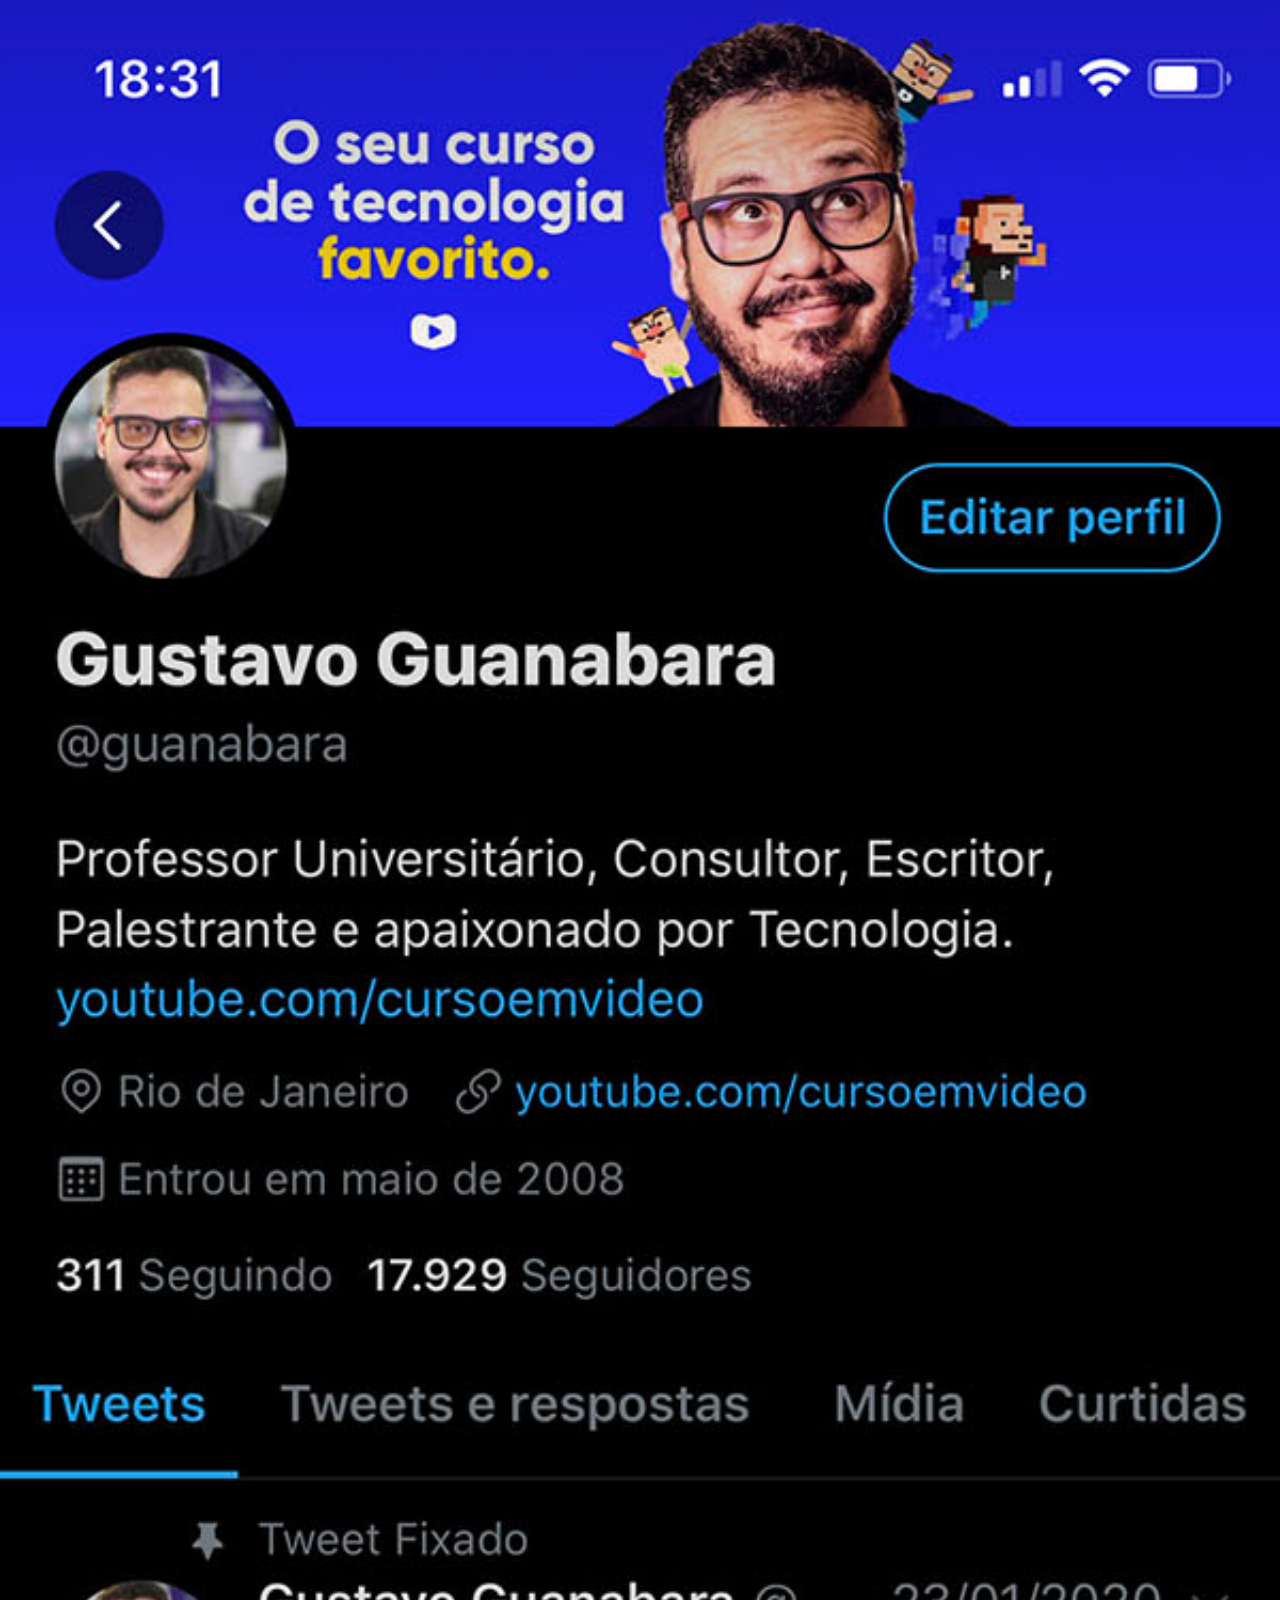
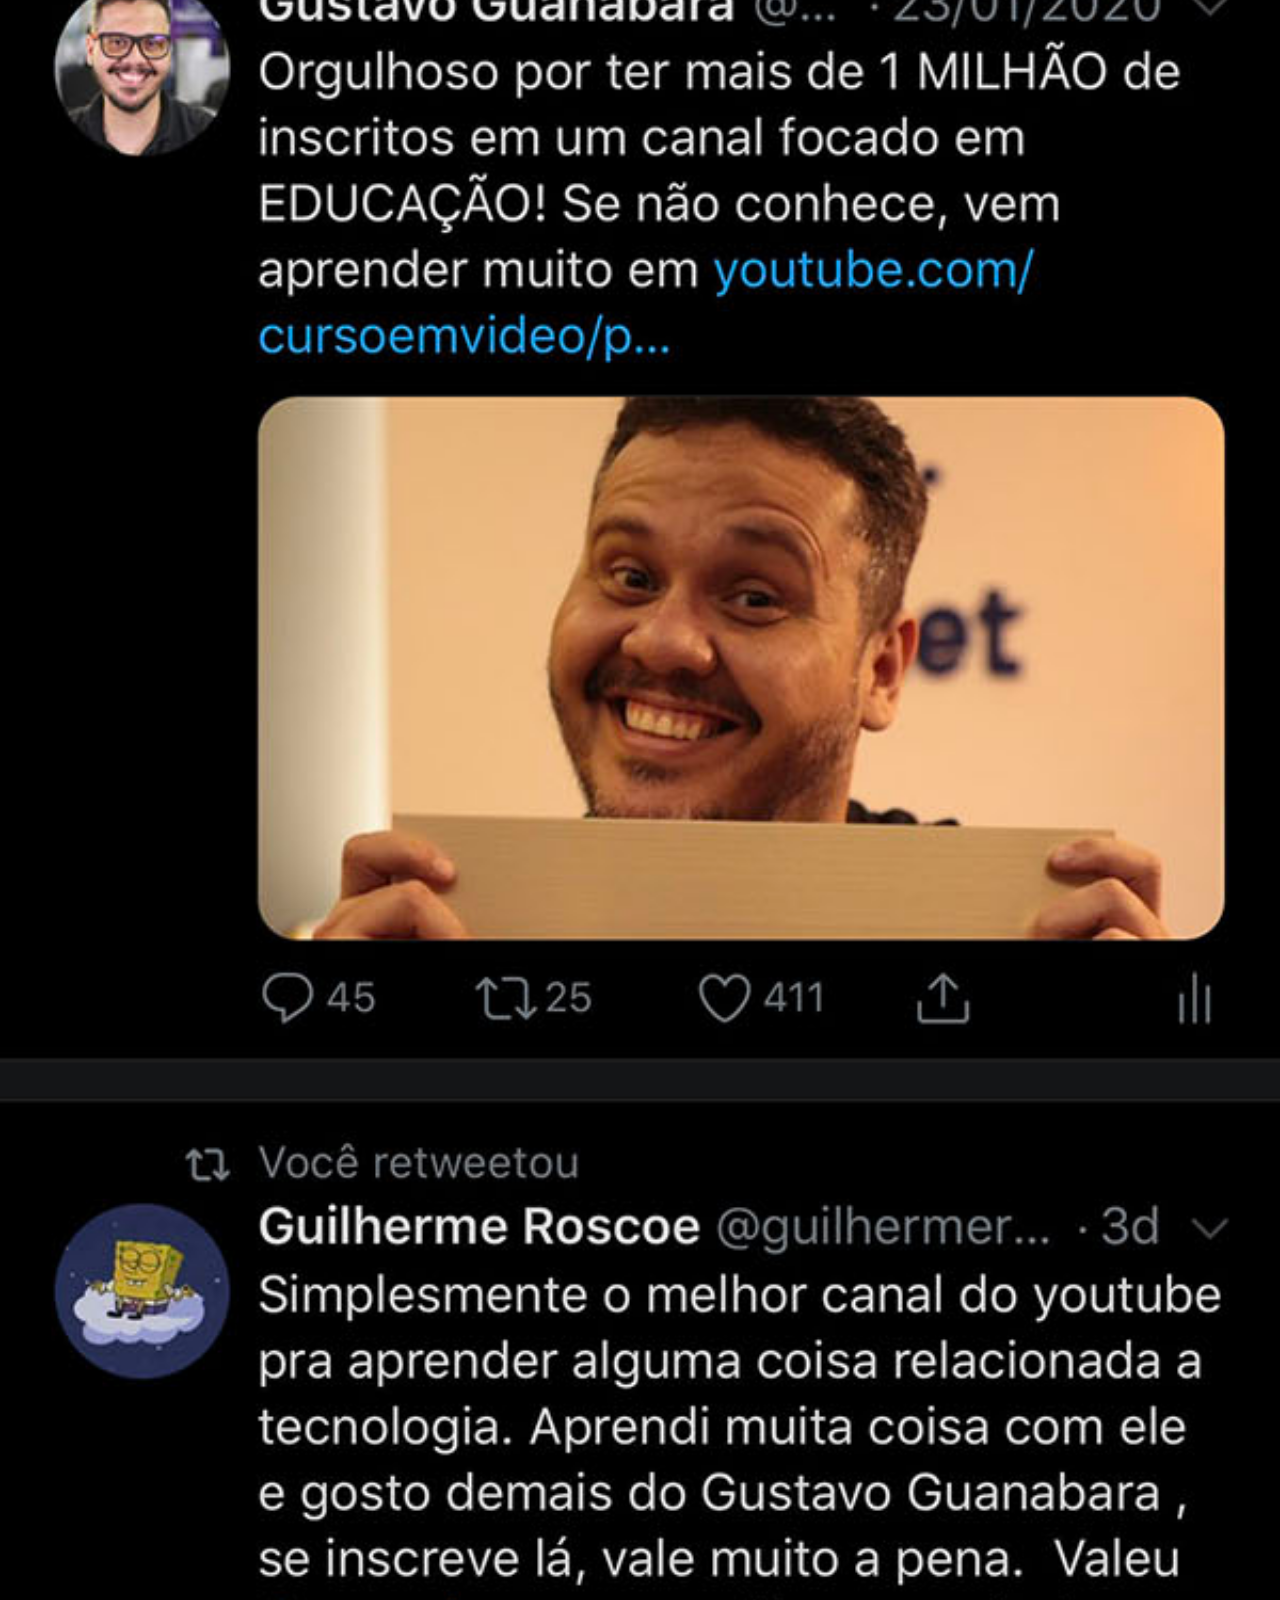
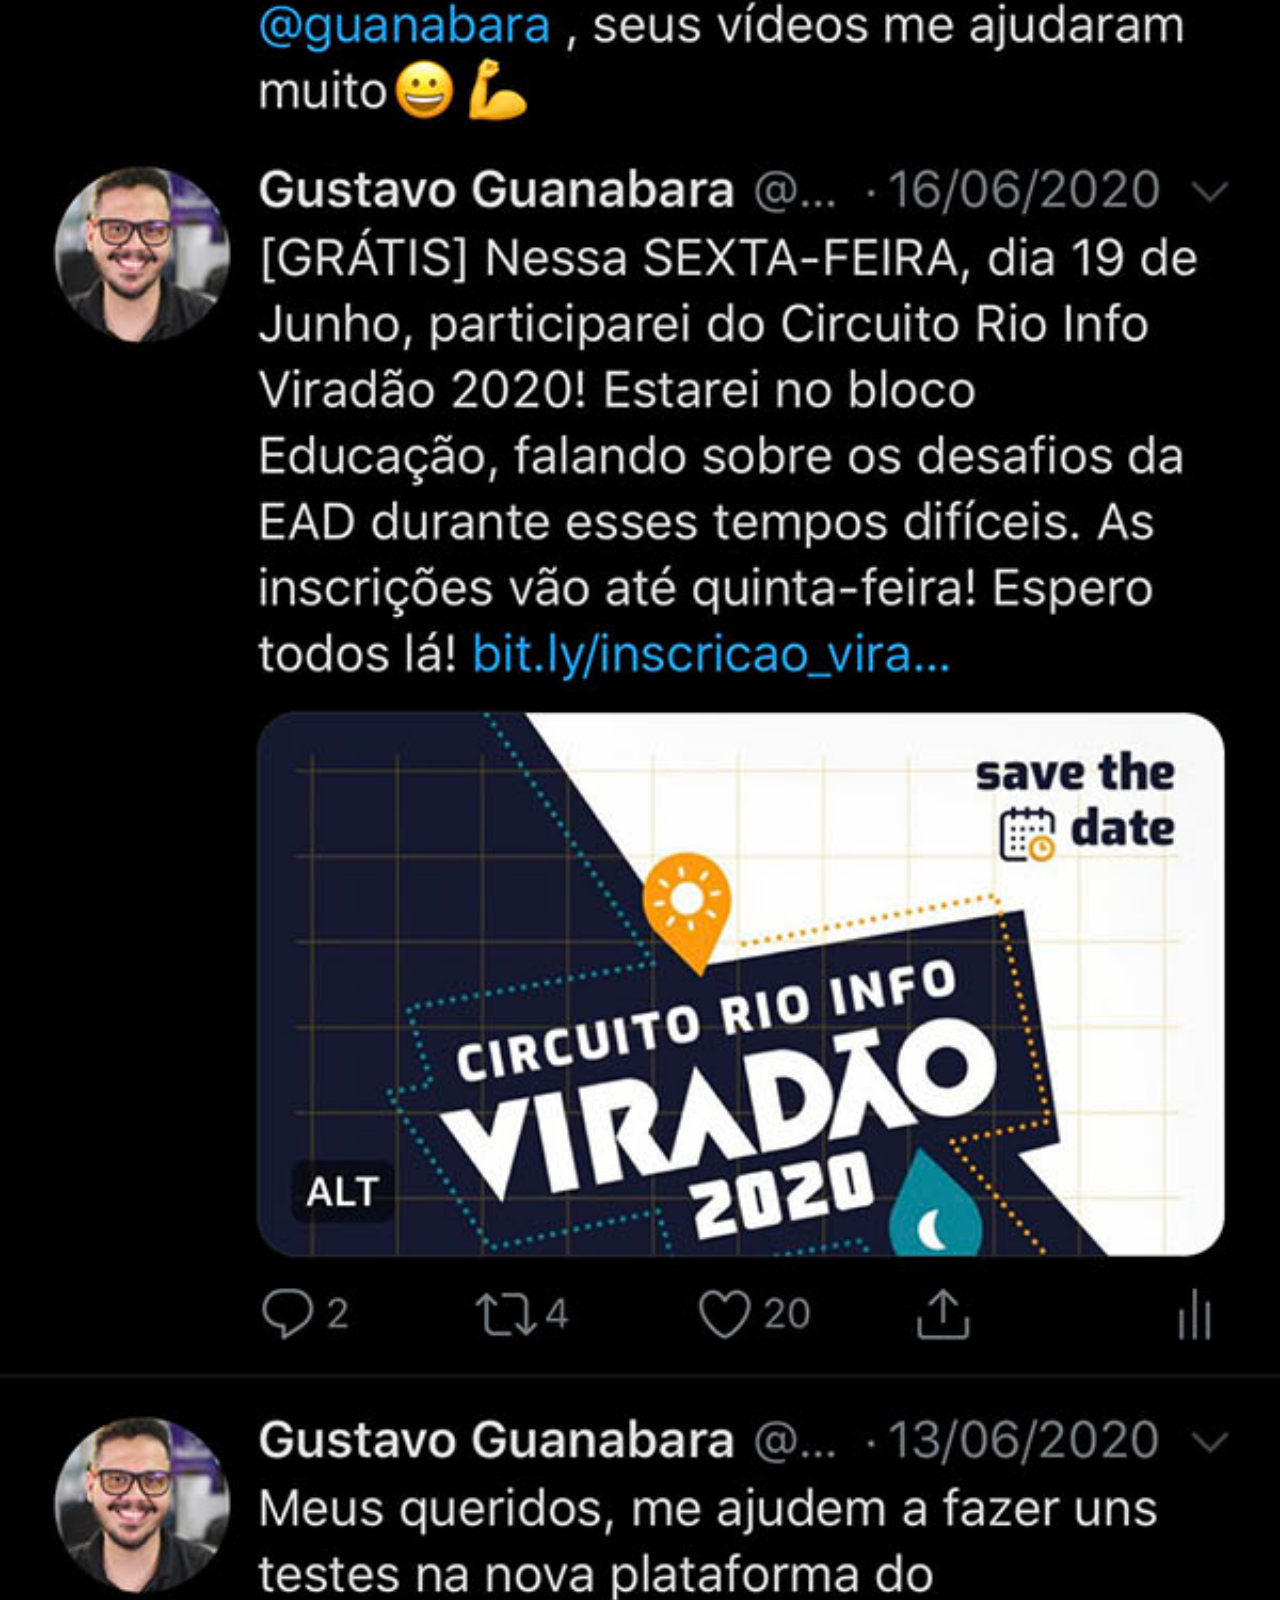
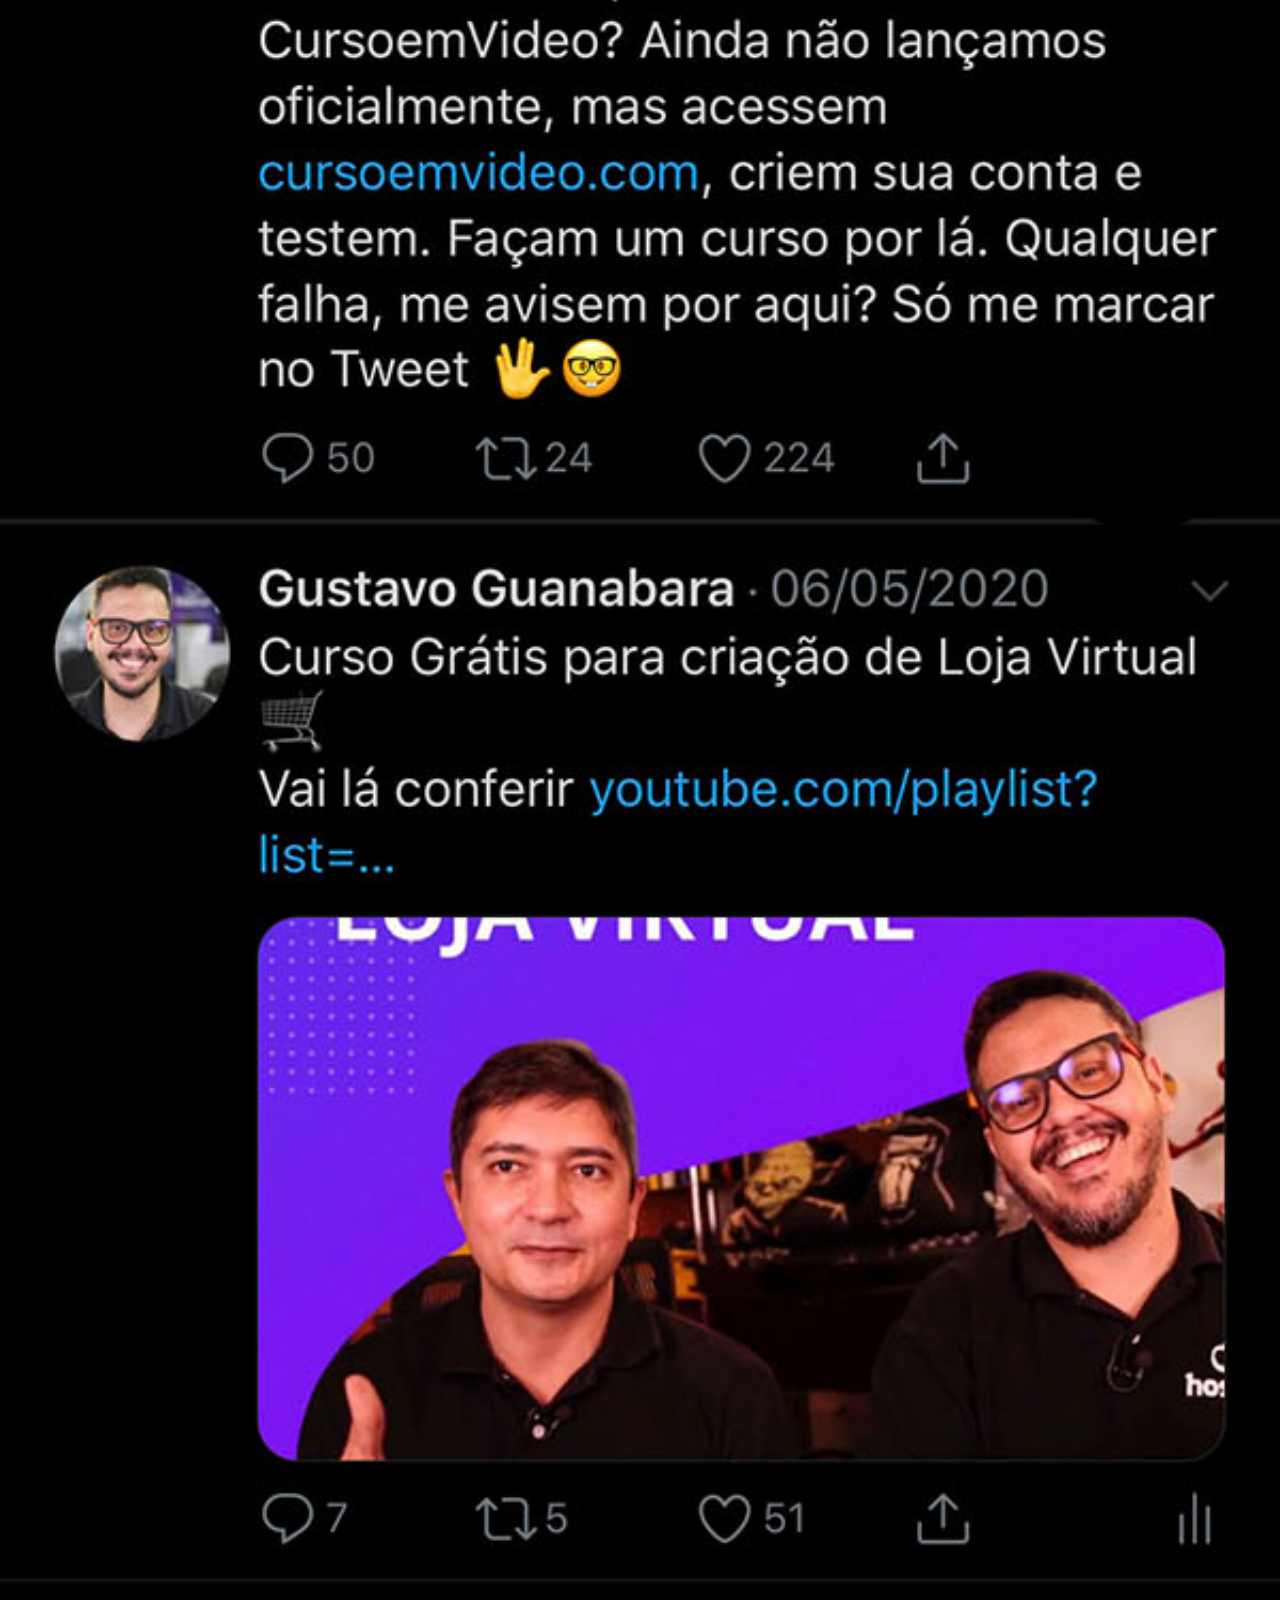
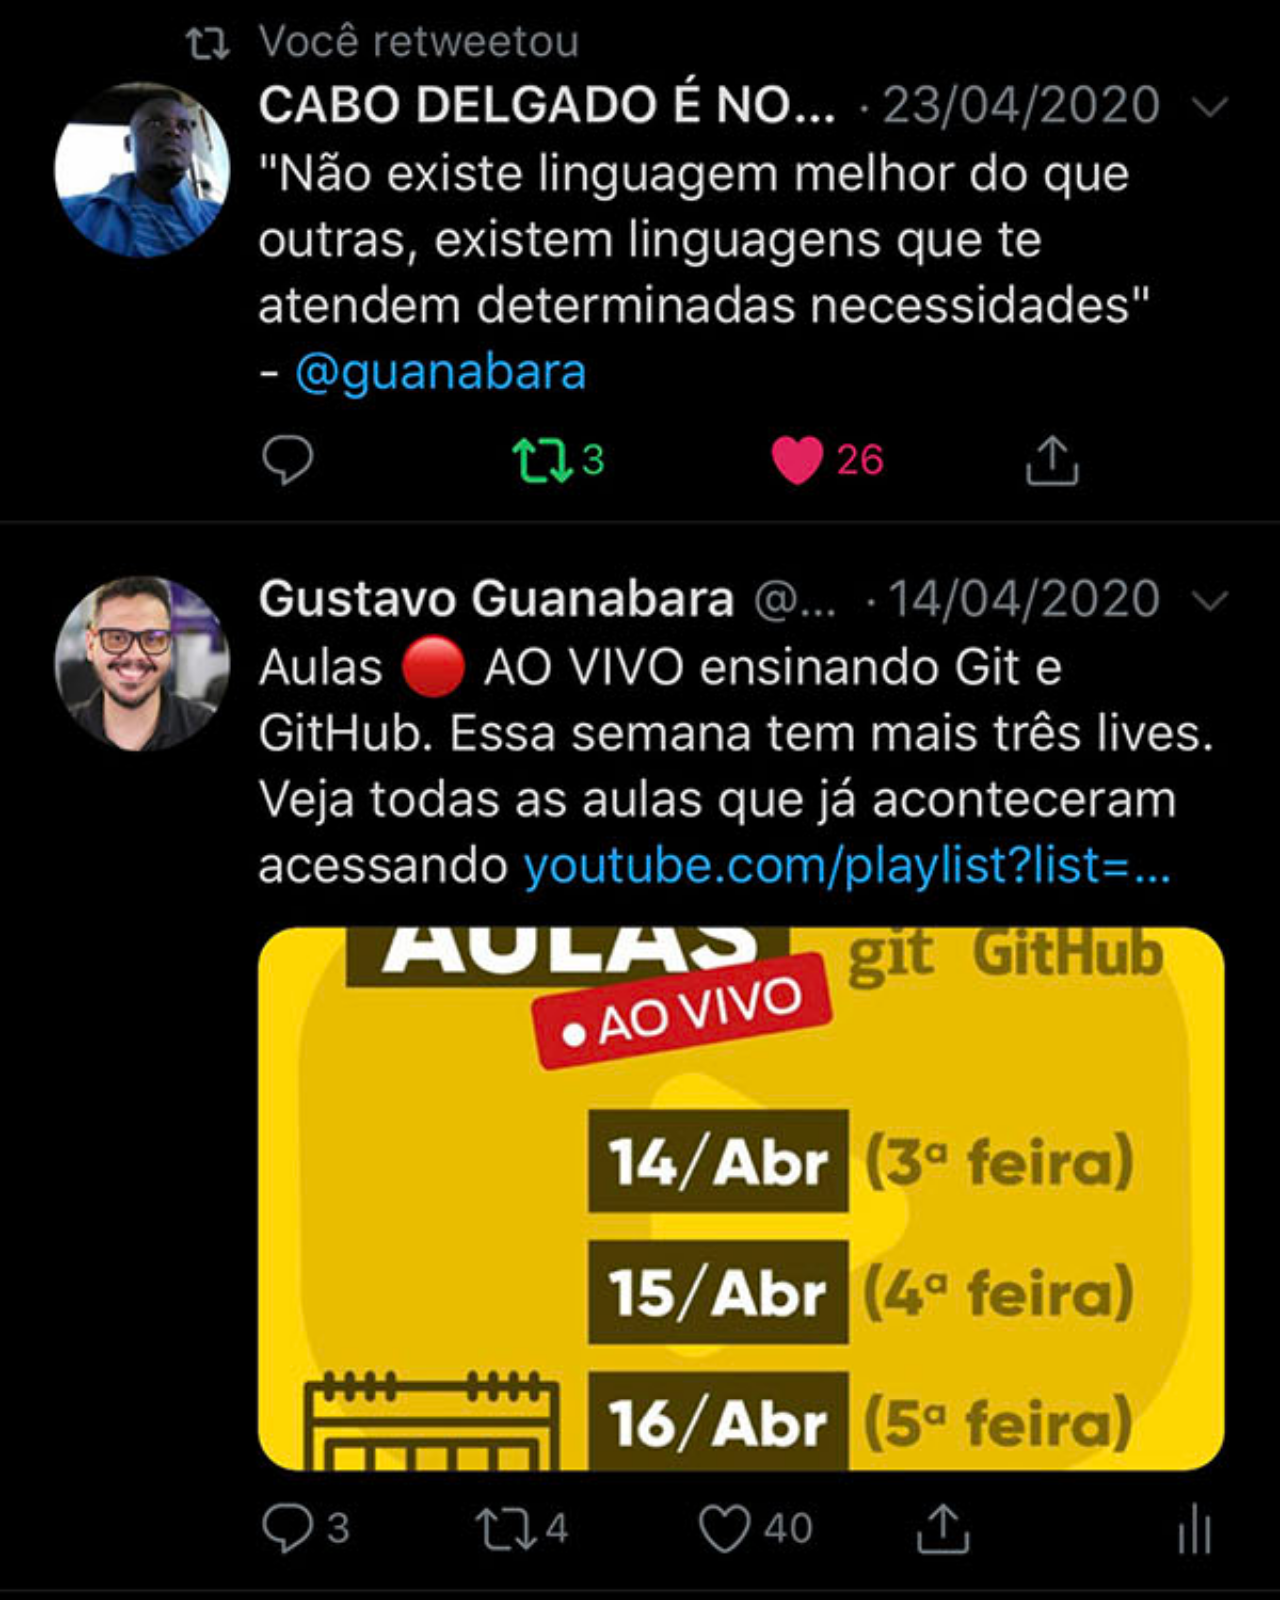
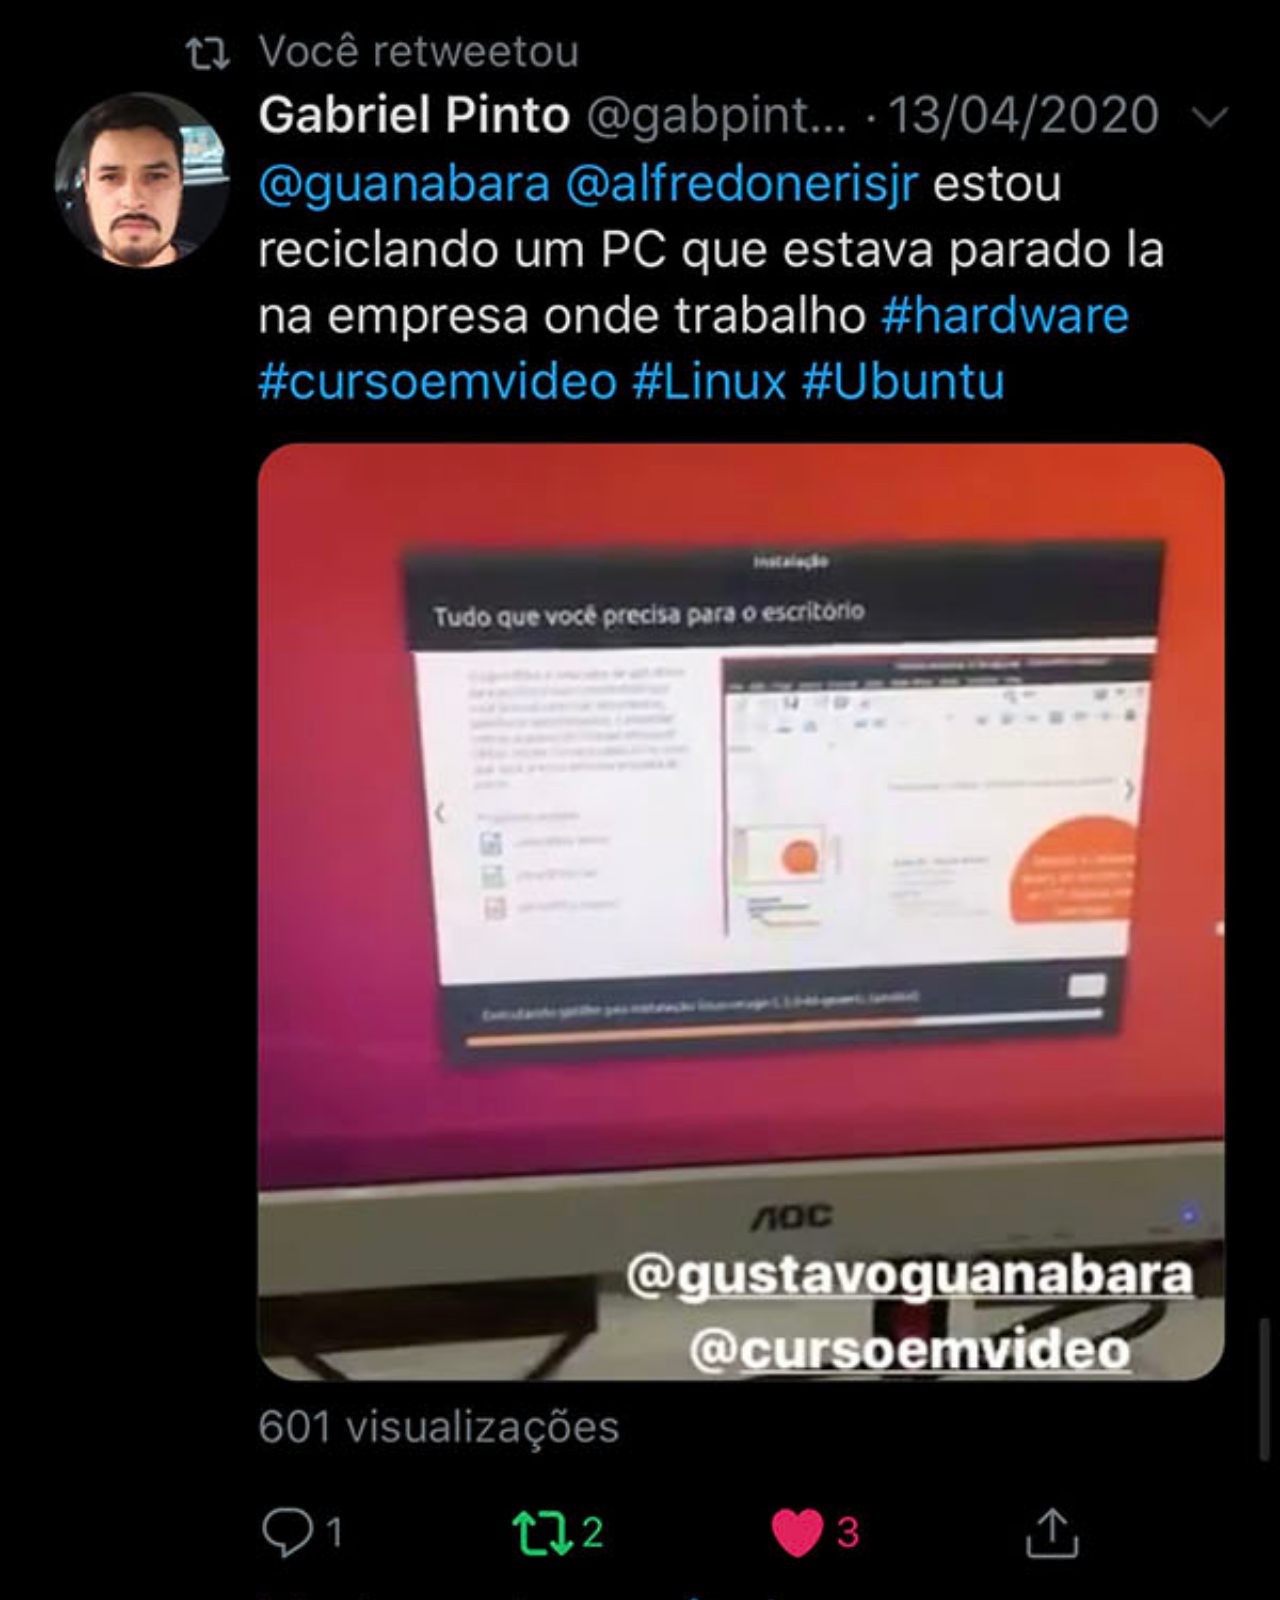
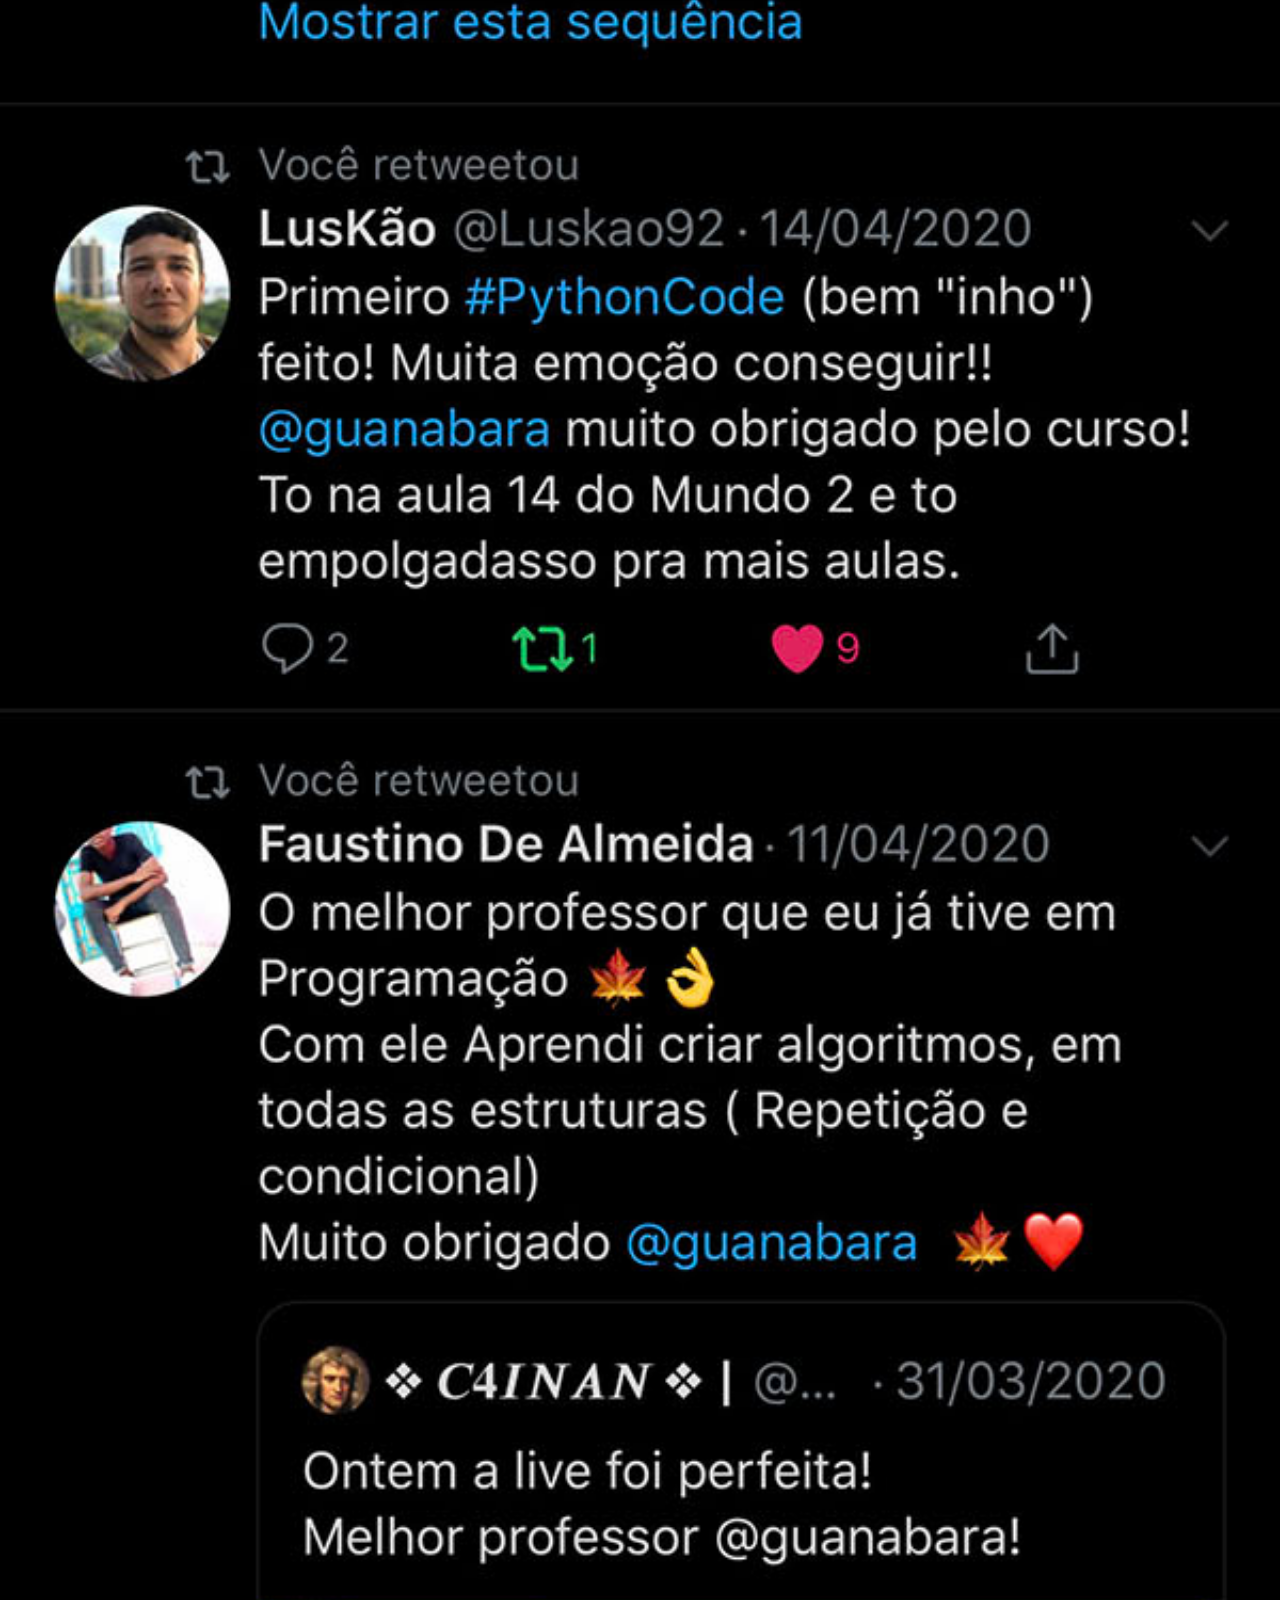
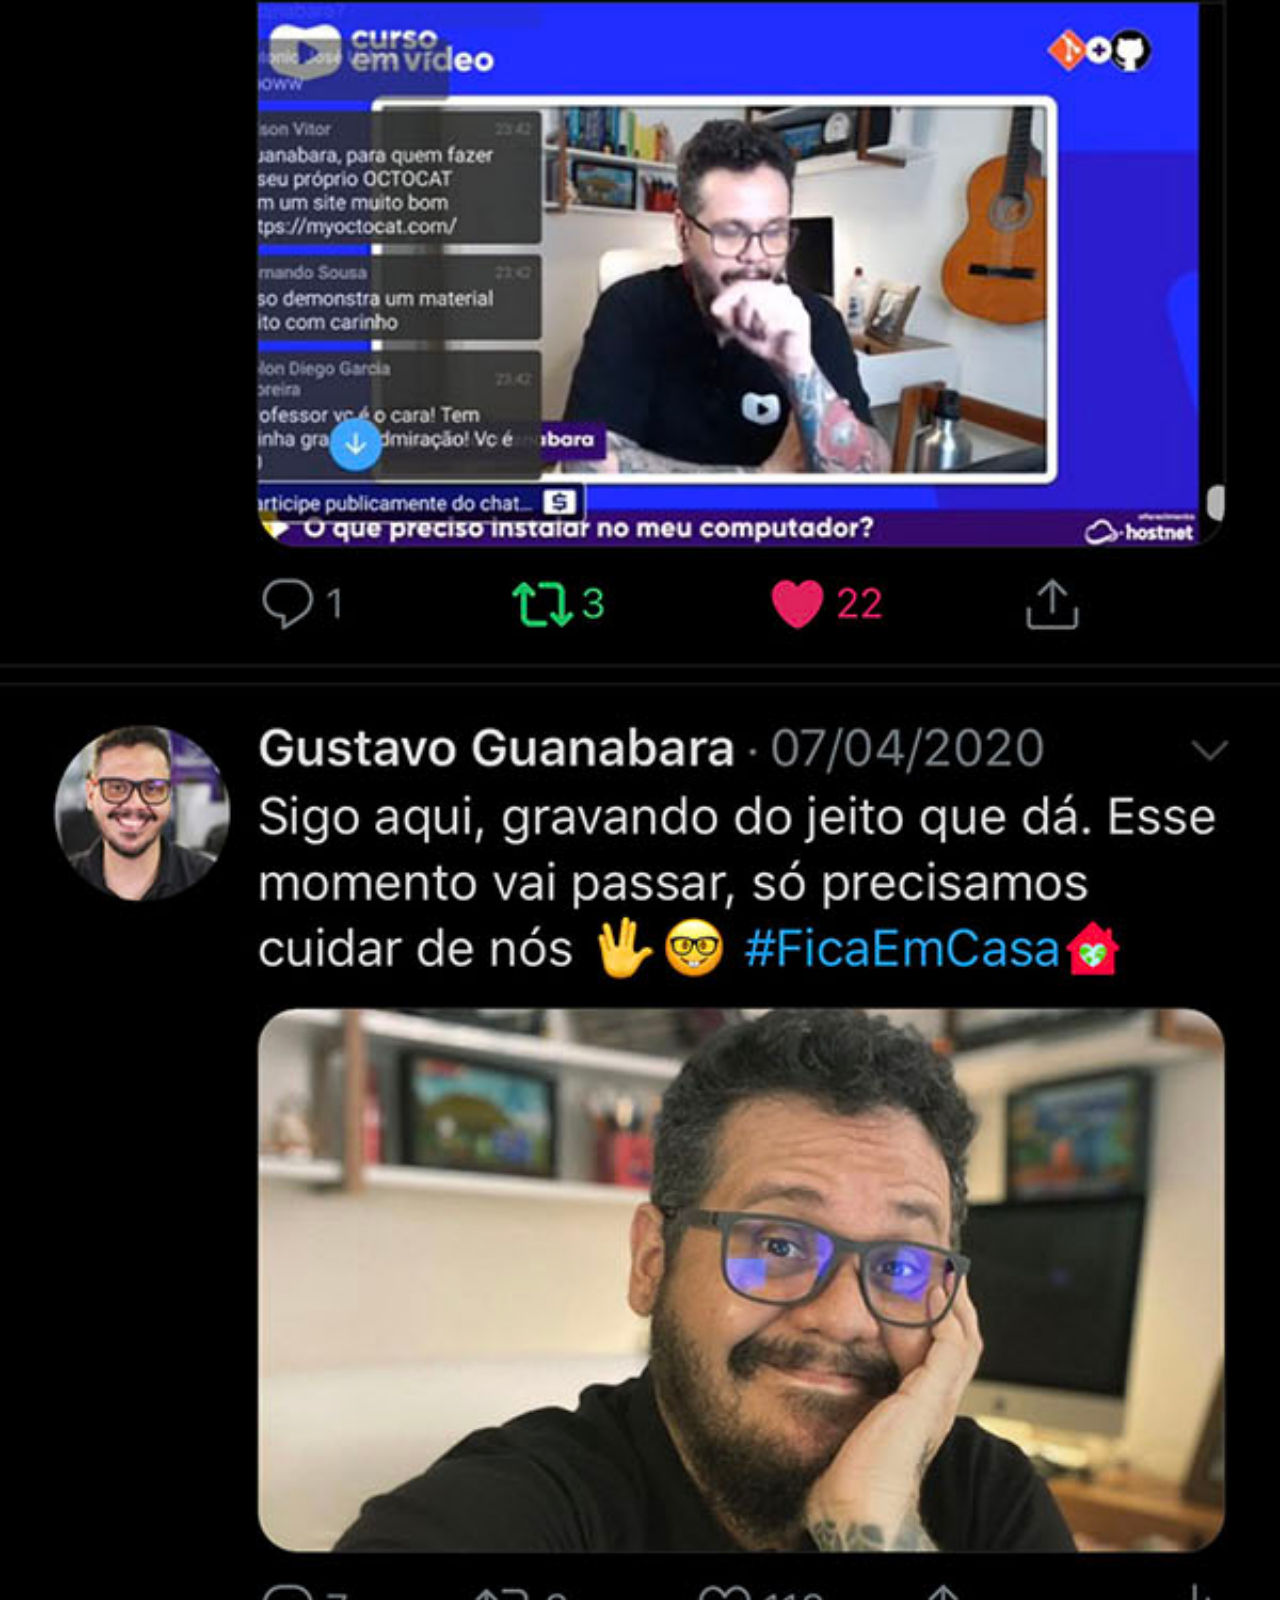
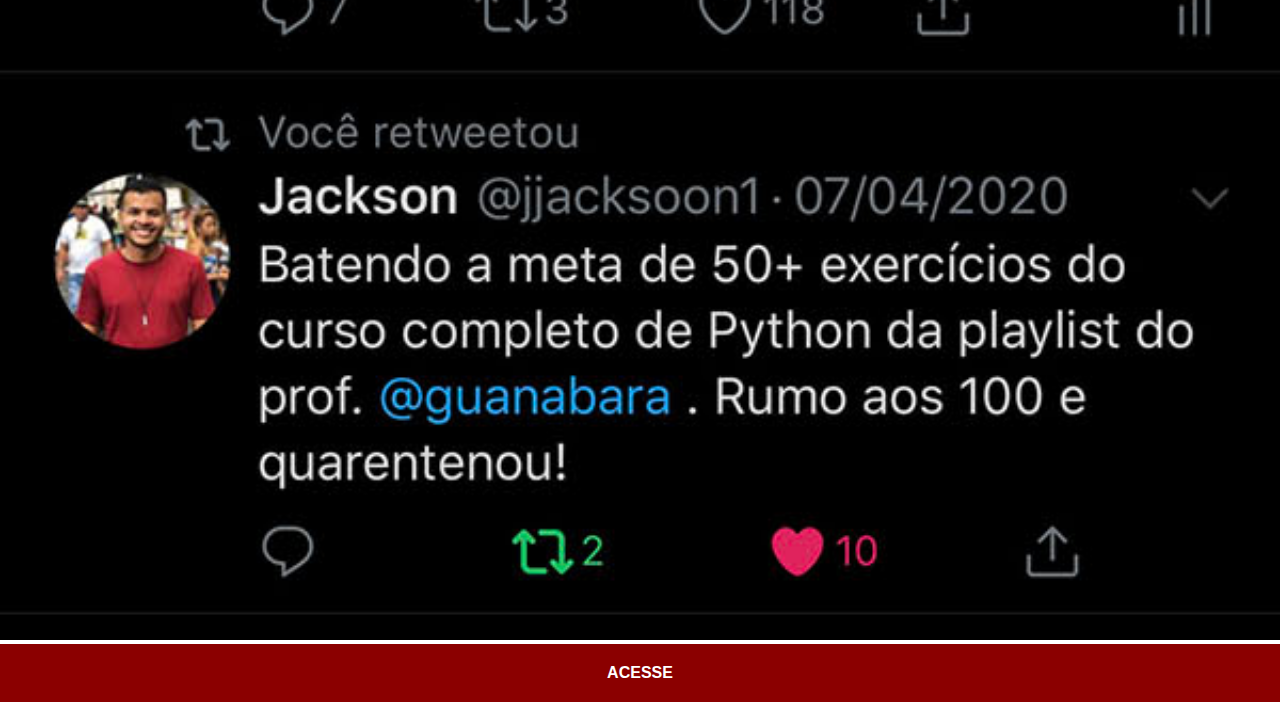
<file: twitter.html>
<!DOCTYPE html>
<html lang="pt-br">
<head>
    <meta charset="UTF-8">
    <meta name="viewport" content="width=device-width, initial-scale=1.0">
    <title>Twitter</title>
    <link rel="stylesheet" href="estilos/social.css">
</head>
<body>
    <img src="imagens/tela-twitter.jpg" alt="Twitter">
    <a href="https://x.com/" target="_blank" >ACESSE</a>
</body>
</html>
</file>
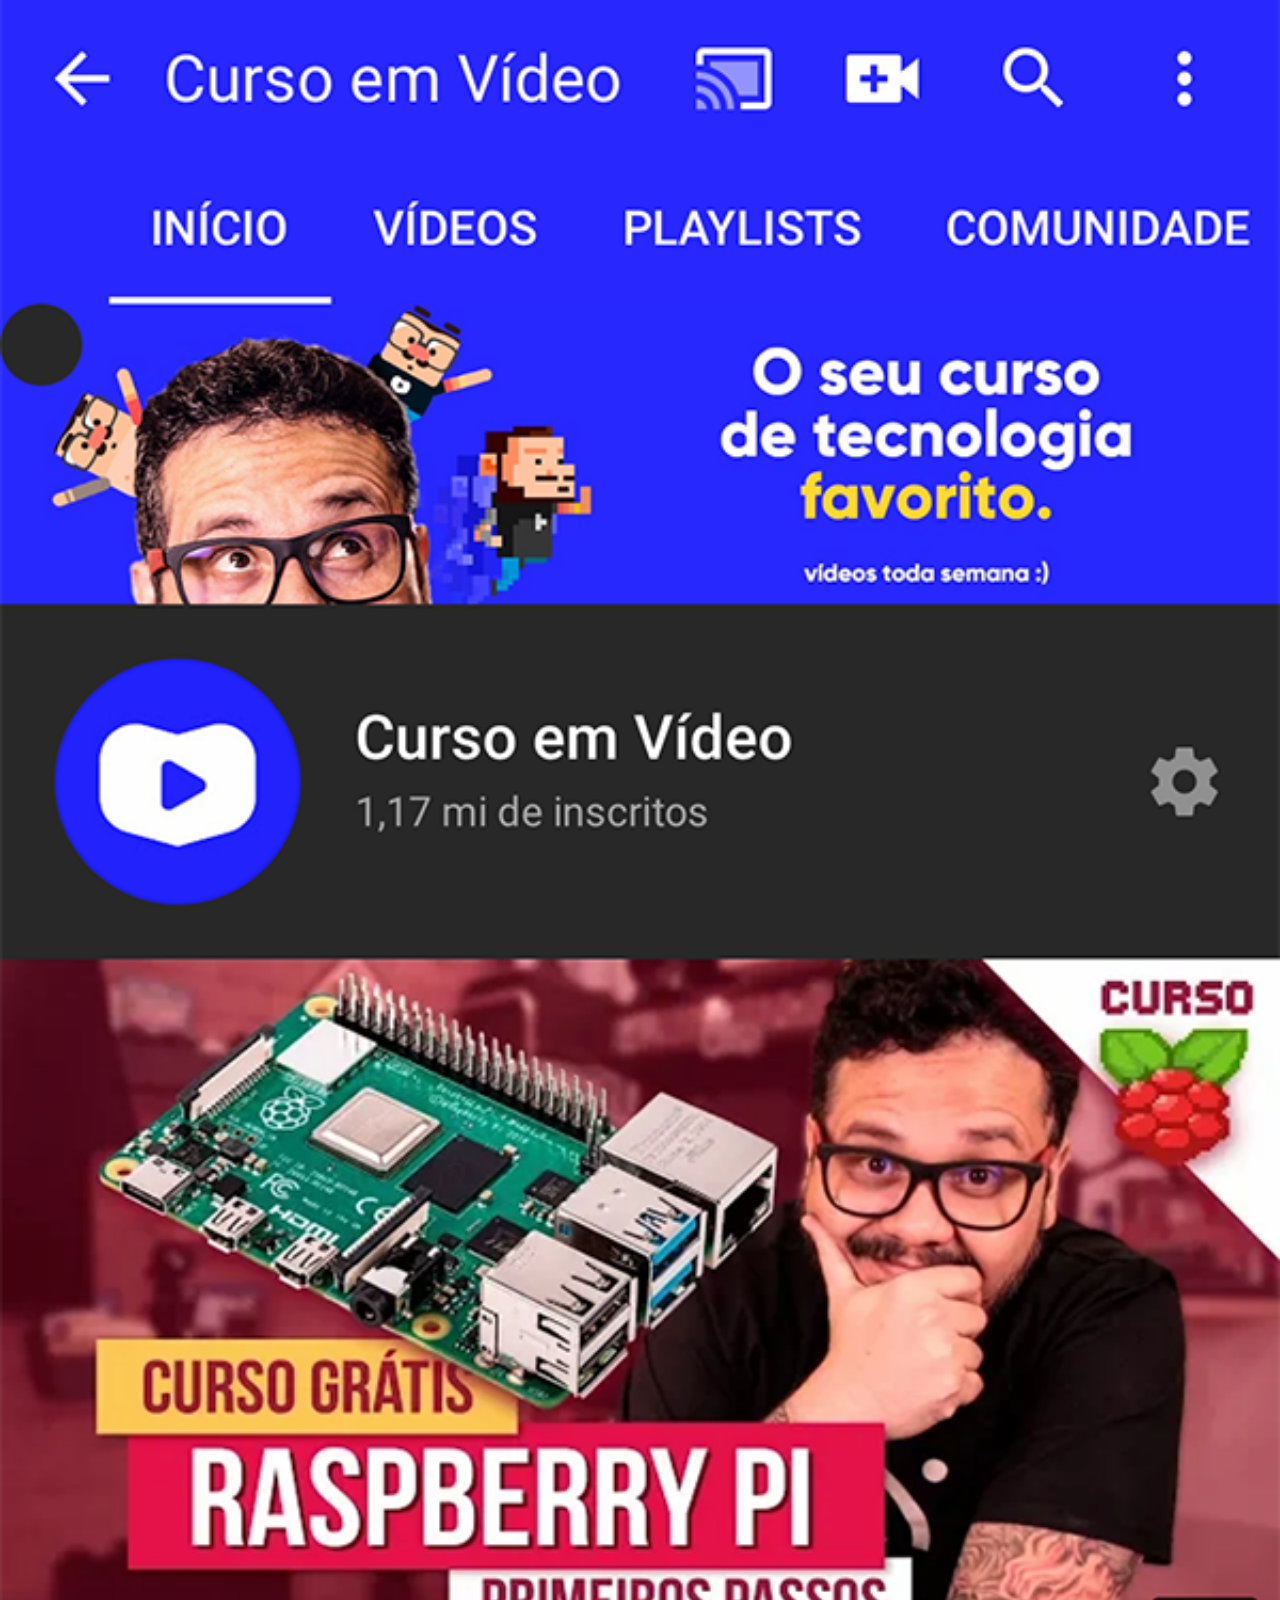
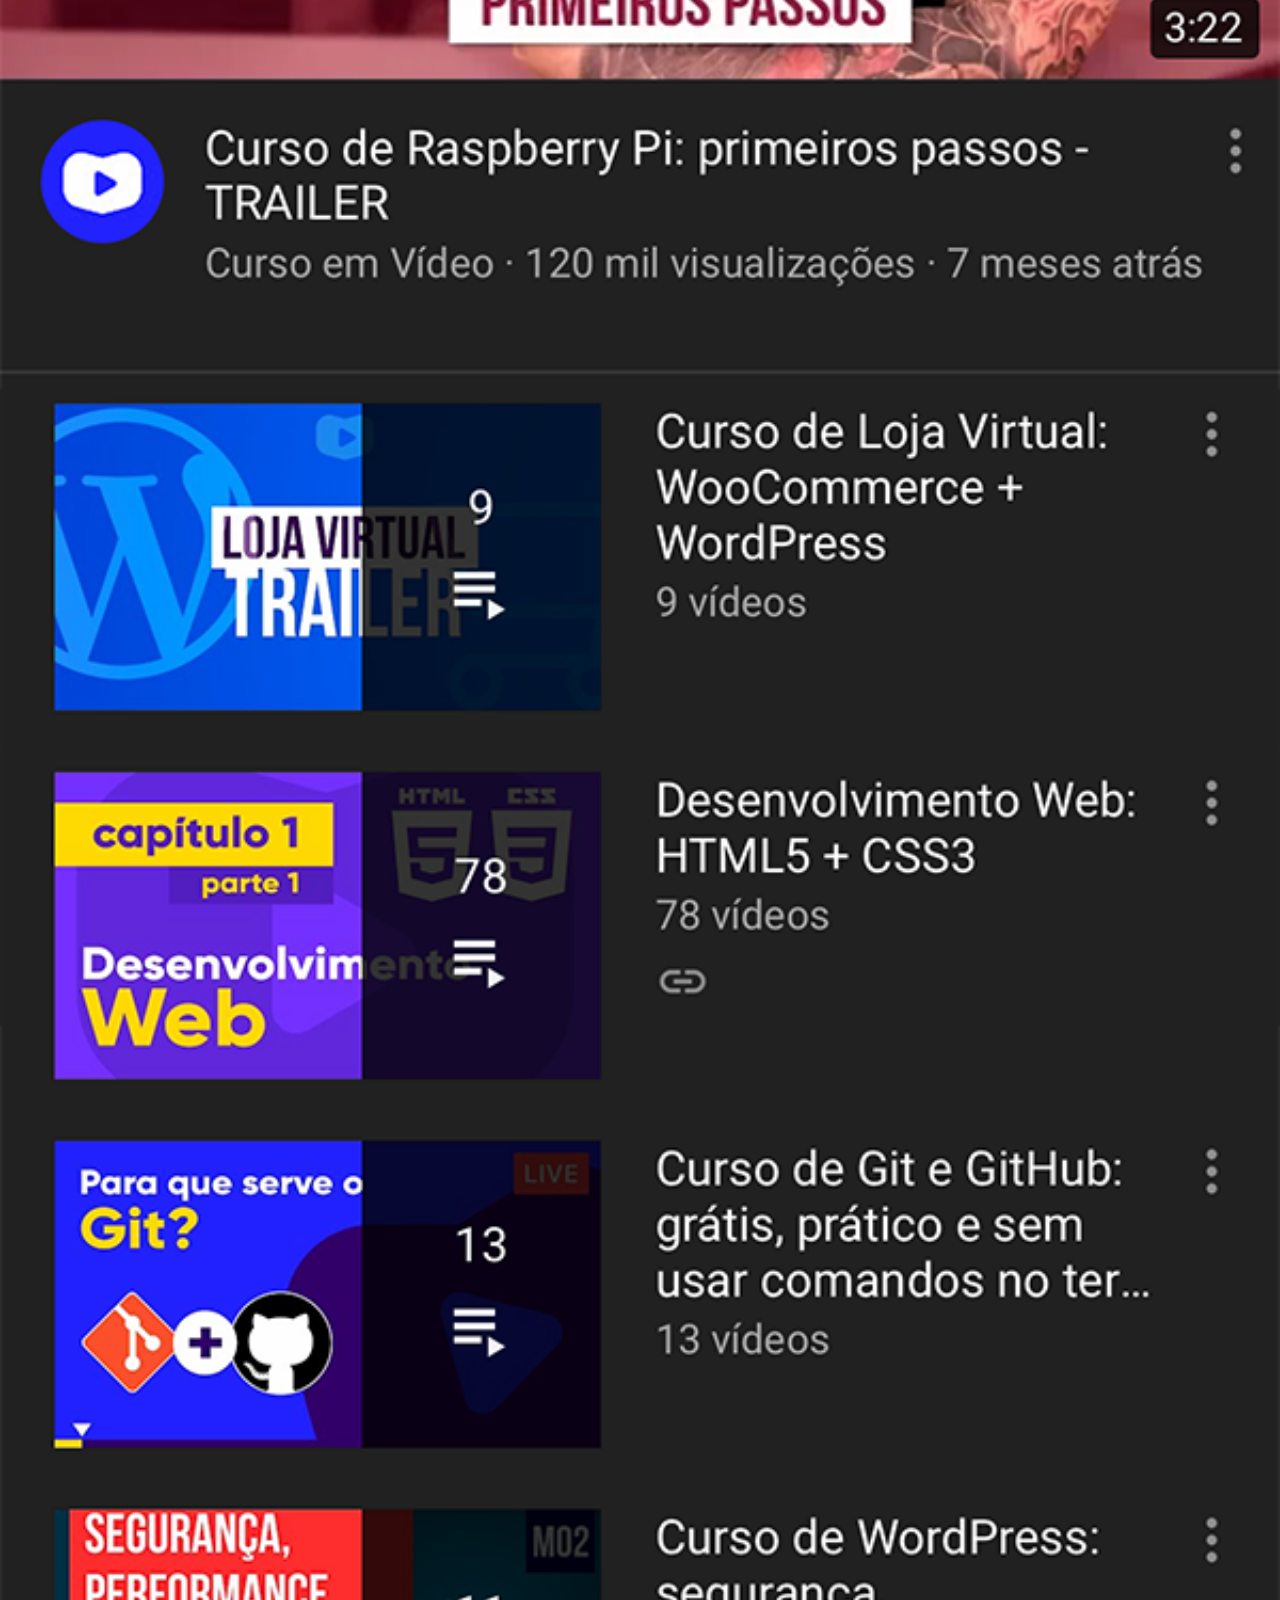
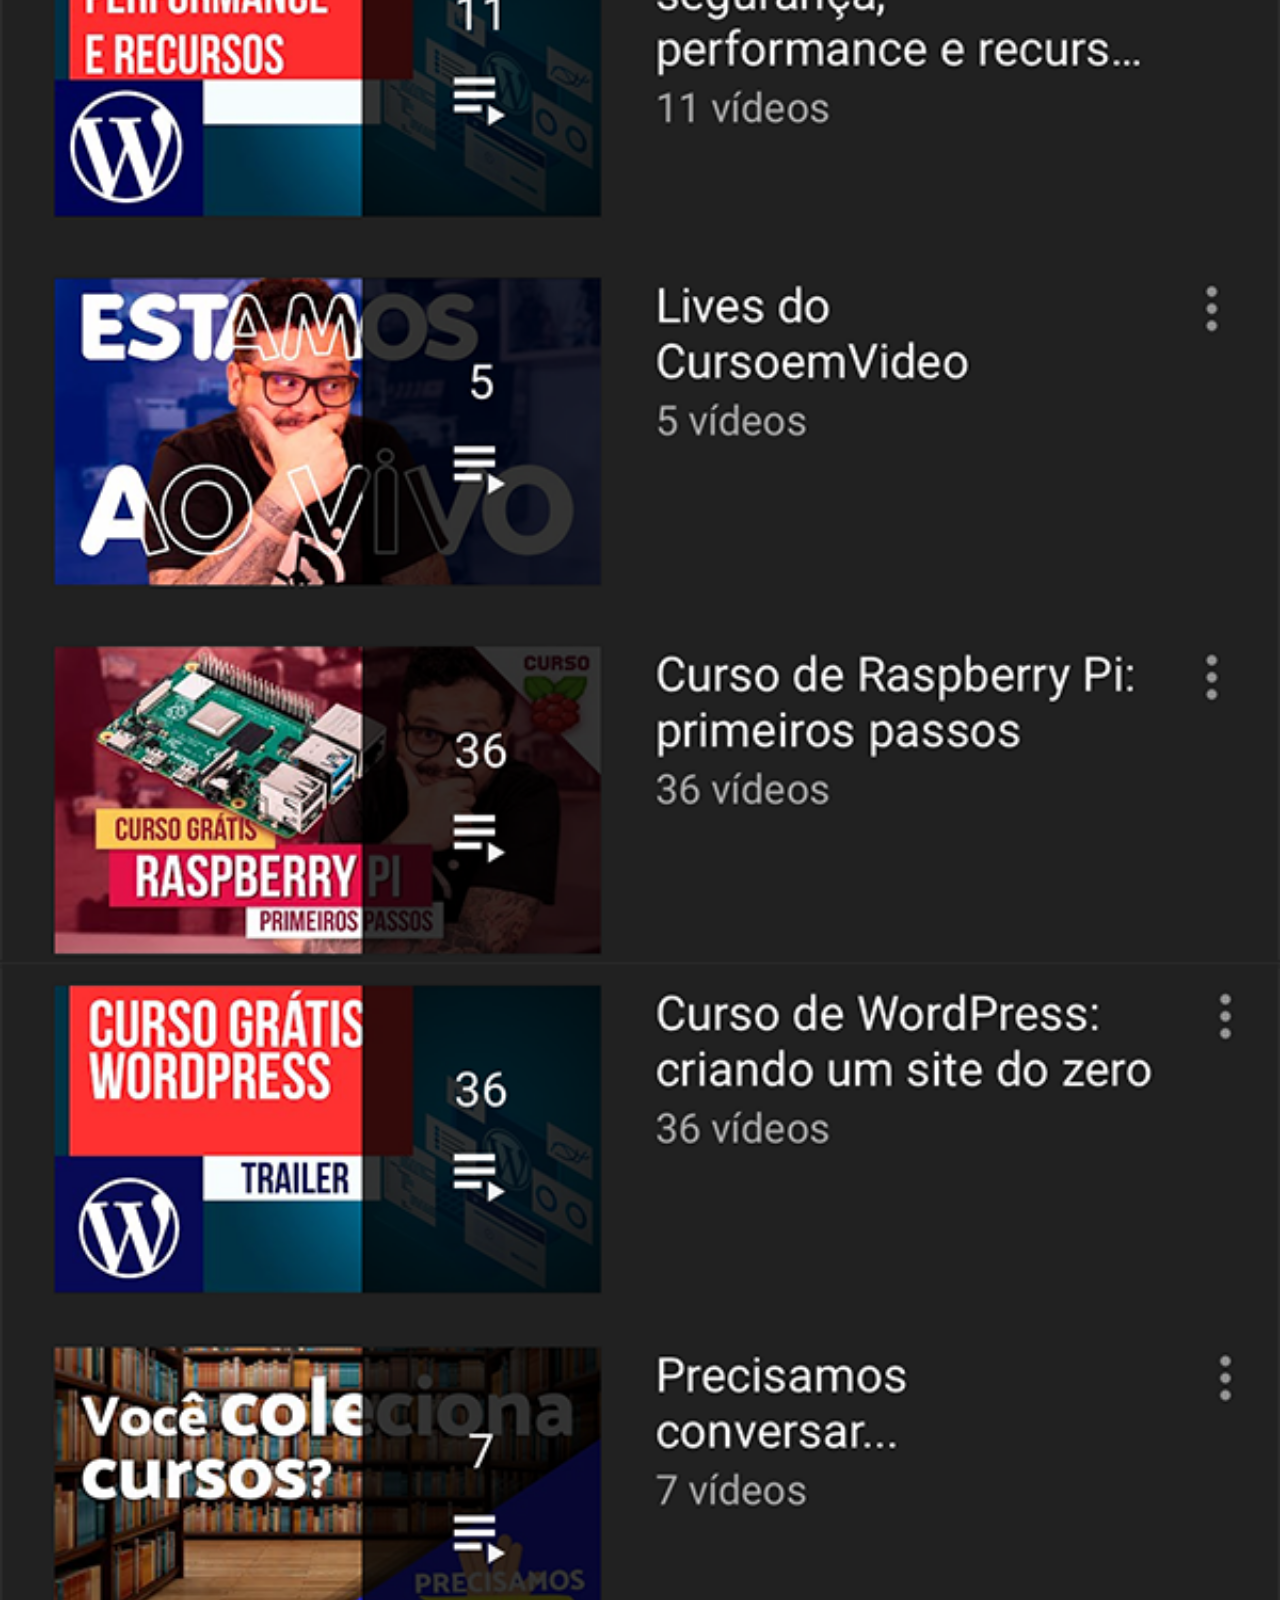
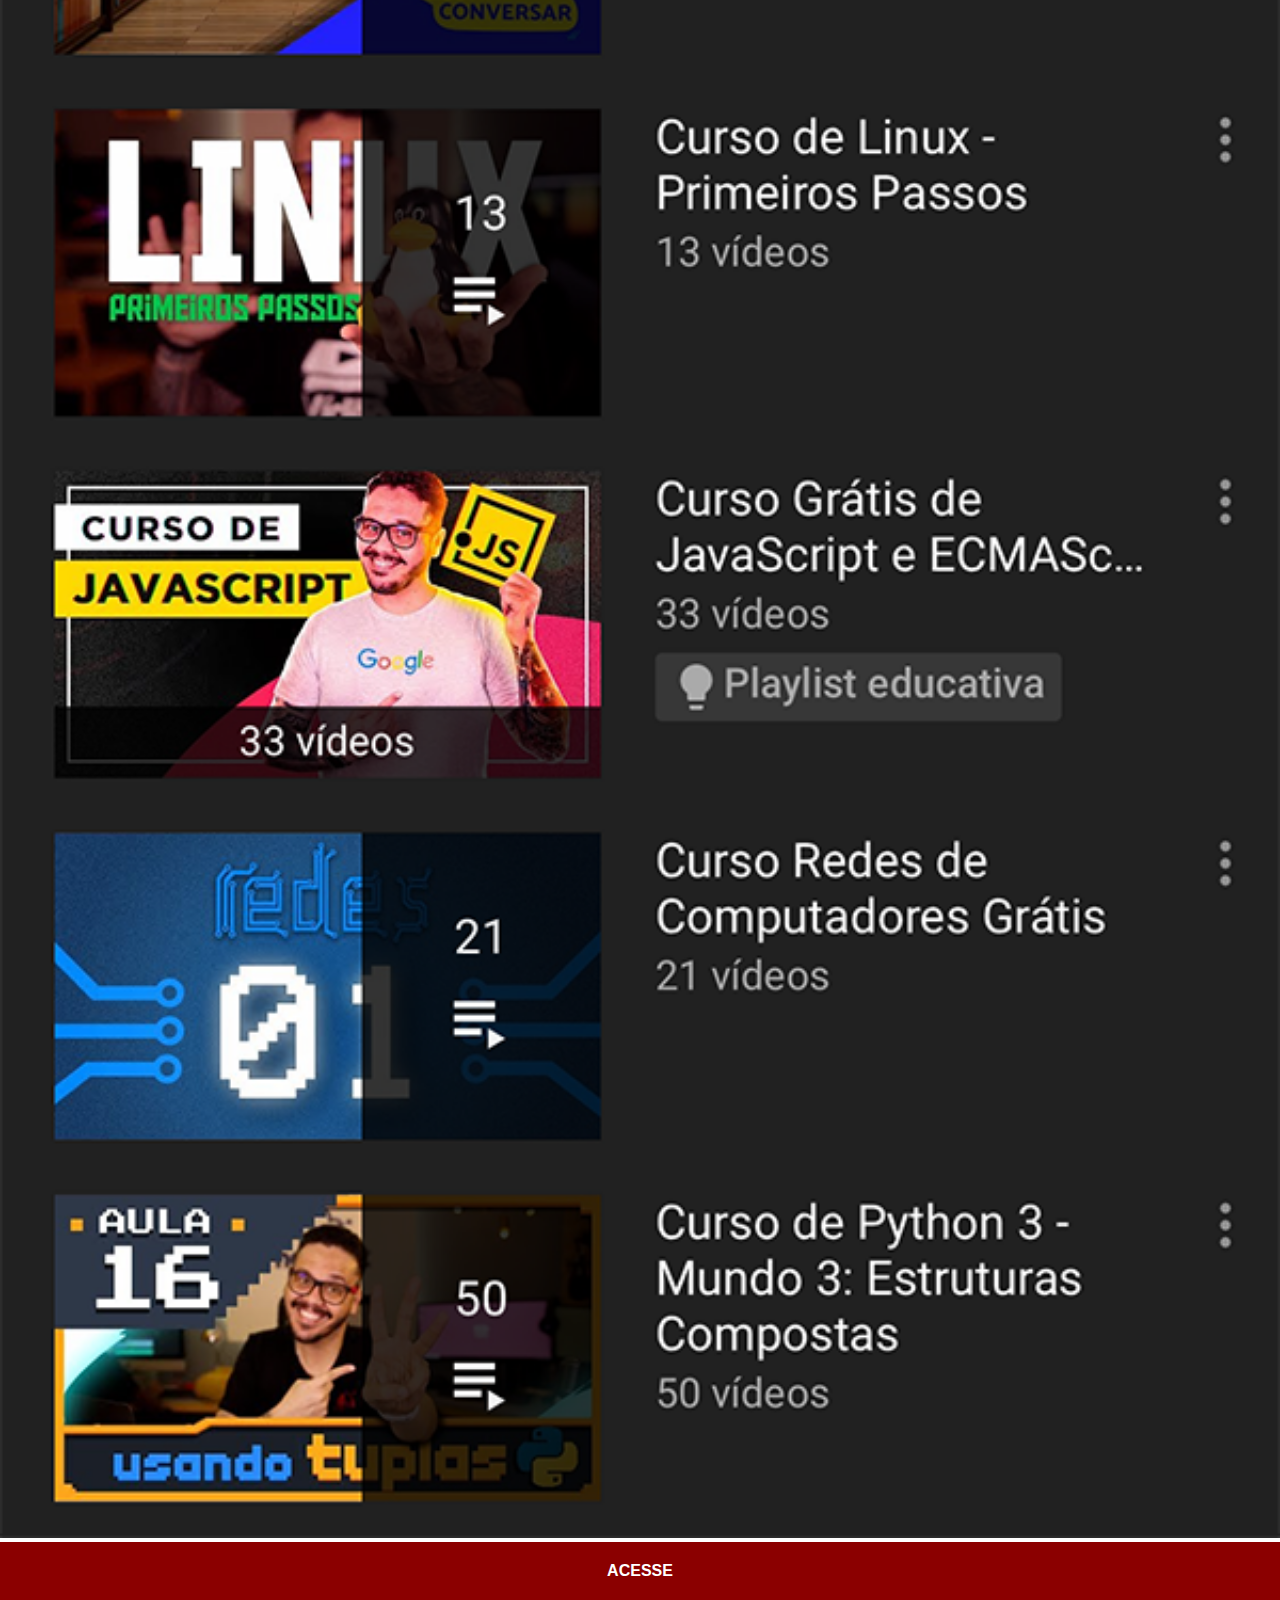
<file: youtube.html>
<!DOCTYPE html>
<html lang="pt-br">
<head>
    <meta charset="UTF-8">
    <meta name="viewport" content="width=device-width, initial-scale=1.0">
    <title>YouTube</title>
    <link rel="stylesheet" href="estilos/social.css">
</head>
<body>
    <img src="imagens/tela-youtube.png" alt="Tela youtube">
    <a href="https://www.youtube.com/" target="_blank" >ACESSE</a>
</body>
</html>
</file>
<file: estilos/style.css>
@charset "UTF-8";

* {
    margin: 0px;
    padding: 0px;
    font-family: Arial, Helvetica, sans-serif;
}
 
html, body {
    height: 100vh;
    width: 100vw;
}

body {
    background: url(../imagens/fundo-madeira.jpg) no-repeat top center;
    background-size: cover;
    background-attachment: fixed;
}

main {
    height: 100vh;
    position: relative;
}

section#telefone {
    position: absolute;
    top: 50%;
    left: 50%;
    translate: -50% -50%;
    
    height: 627px;
    width: 311px;
    background: url(../imagens/frame-iphone.png) no-repeat;
}

iframe#tela {
    position: relative;
    top: 80px;
    left: 22px;
    width: 267px;
    height: 471px;
}

section#redes img {
    width: 50px;
    height: 50px;
    margin: 10px;
    border-radius: 50%;
    box-shadow: 2px 2px 5px rgba(0, 0, 0, 0.425);
    box-sizing: border-box;
}

section#redes {
    text-align: right;
}

section#redes img:hover {
    border: 2px solid rgba(255, 255, 255, 0.562) ;
}
</file>
<file: estilos/social.css>
@charset "UTF-8";

* {
    margin: 0px;
    padding: 0px;
    font-family: Arial, Helvetica, sans-serif;
}

::-webkit-scrollbar {
    width: 0px;
    height: 0px;
}

a:hover {
    background-color: red;
}

img {
    width: 100vw;
}

a {
    display: block;
    background-color: darkred;
    color: white;
    padding: 20px;
    text-align: center;
    font-weight: bolder;
    text-decoration: none;
}
</file>
